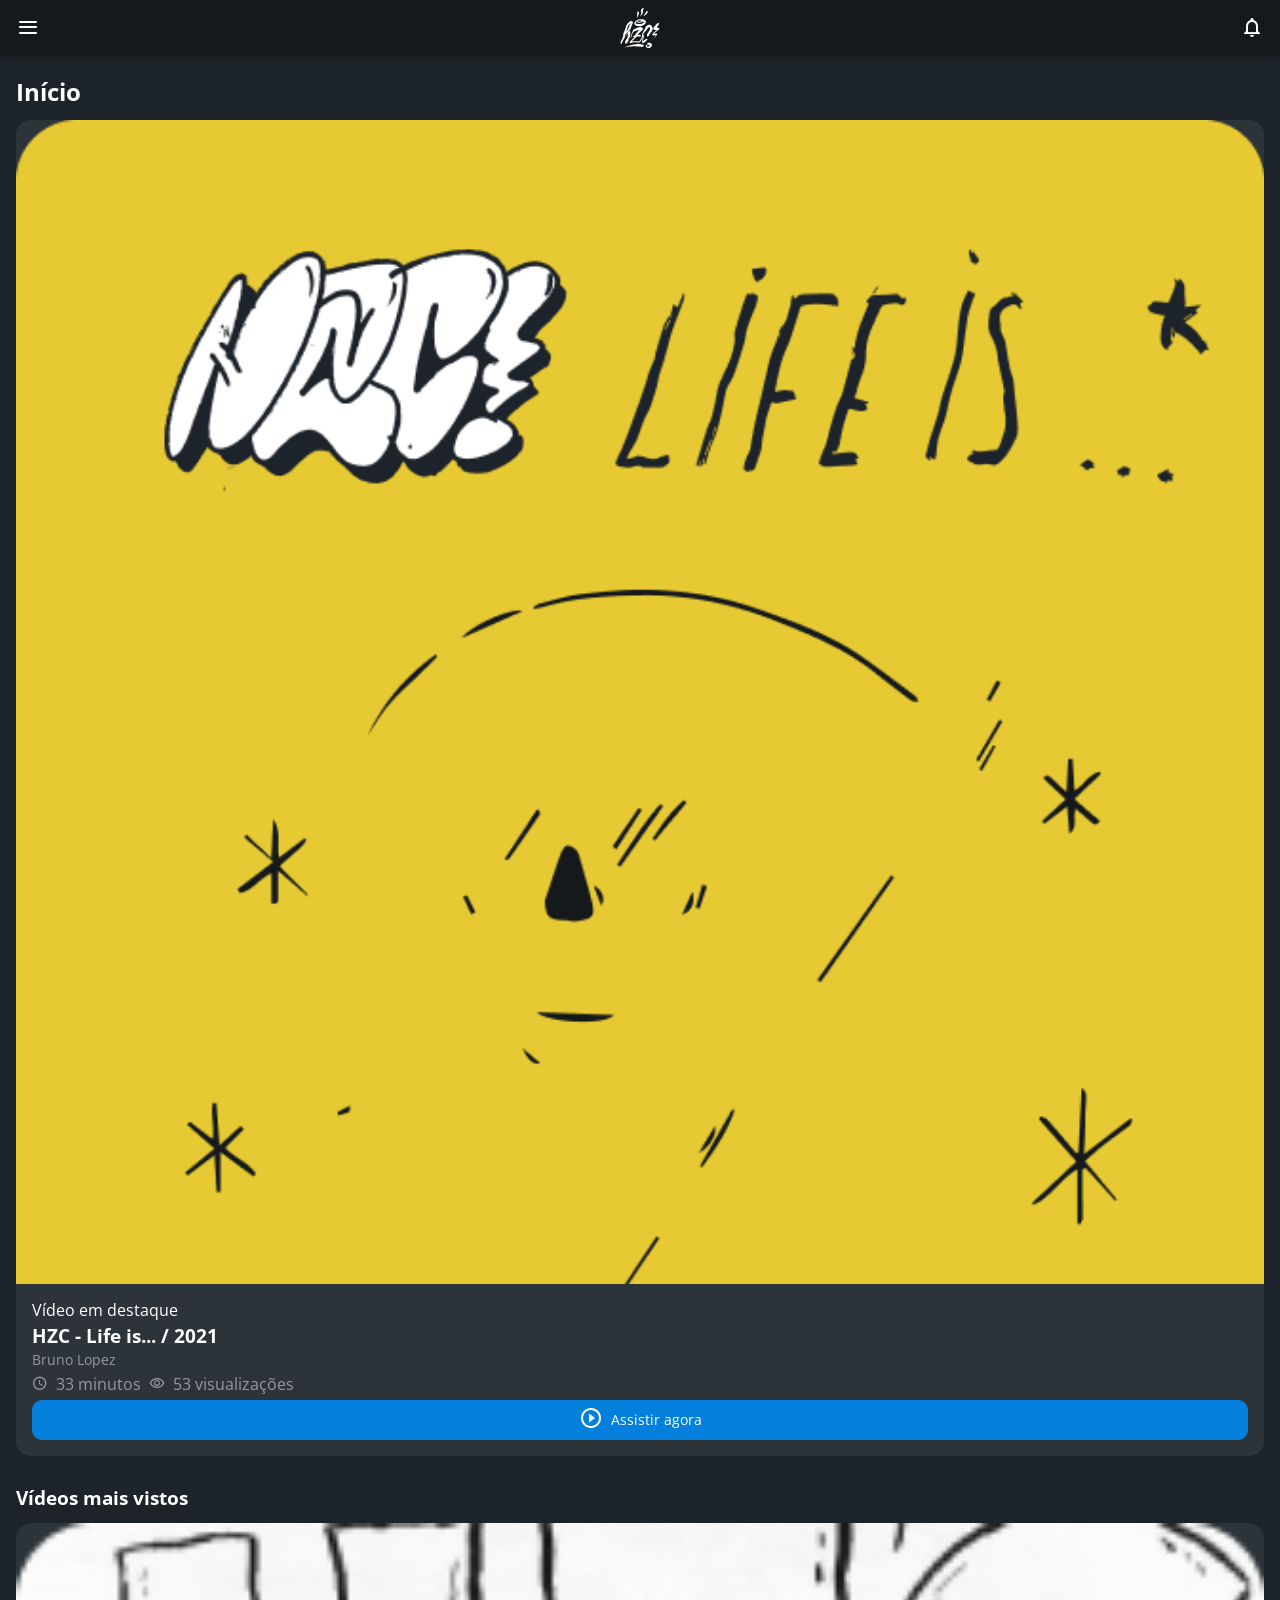
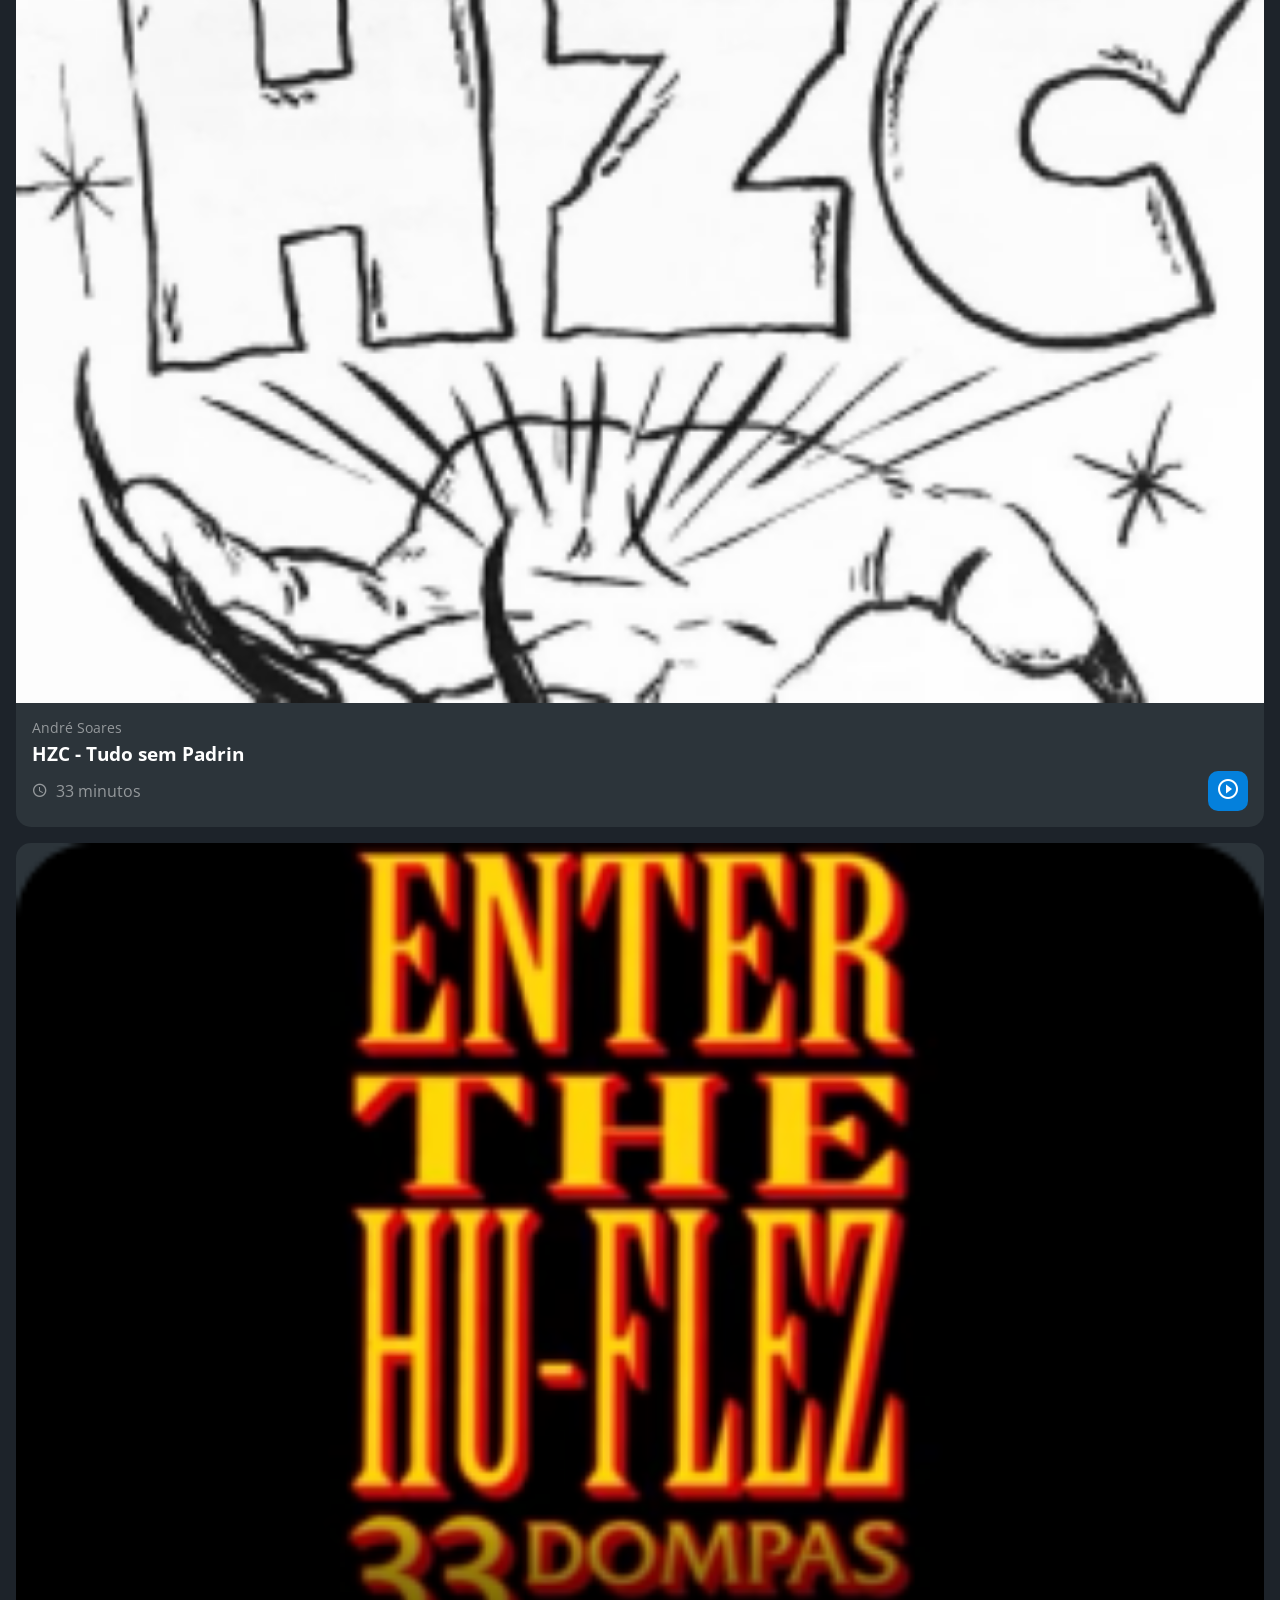
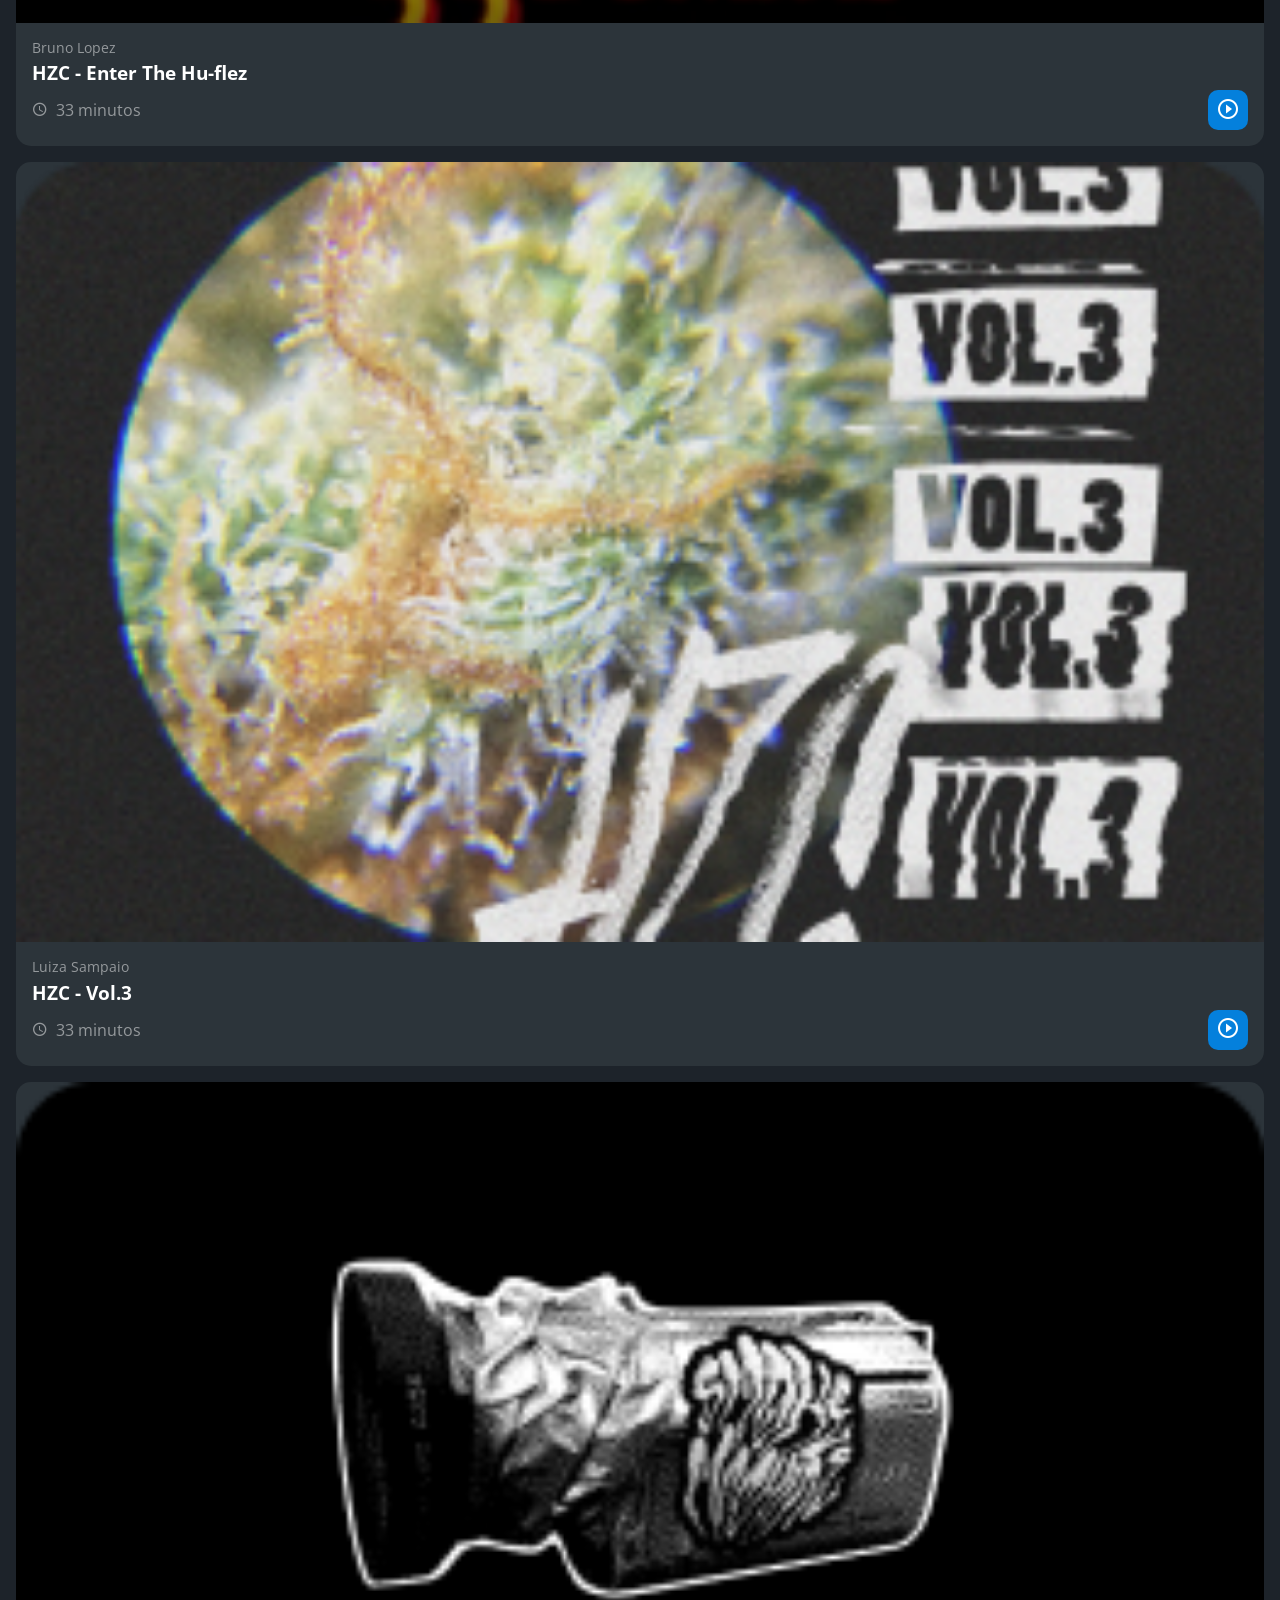
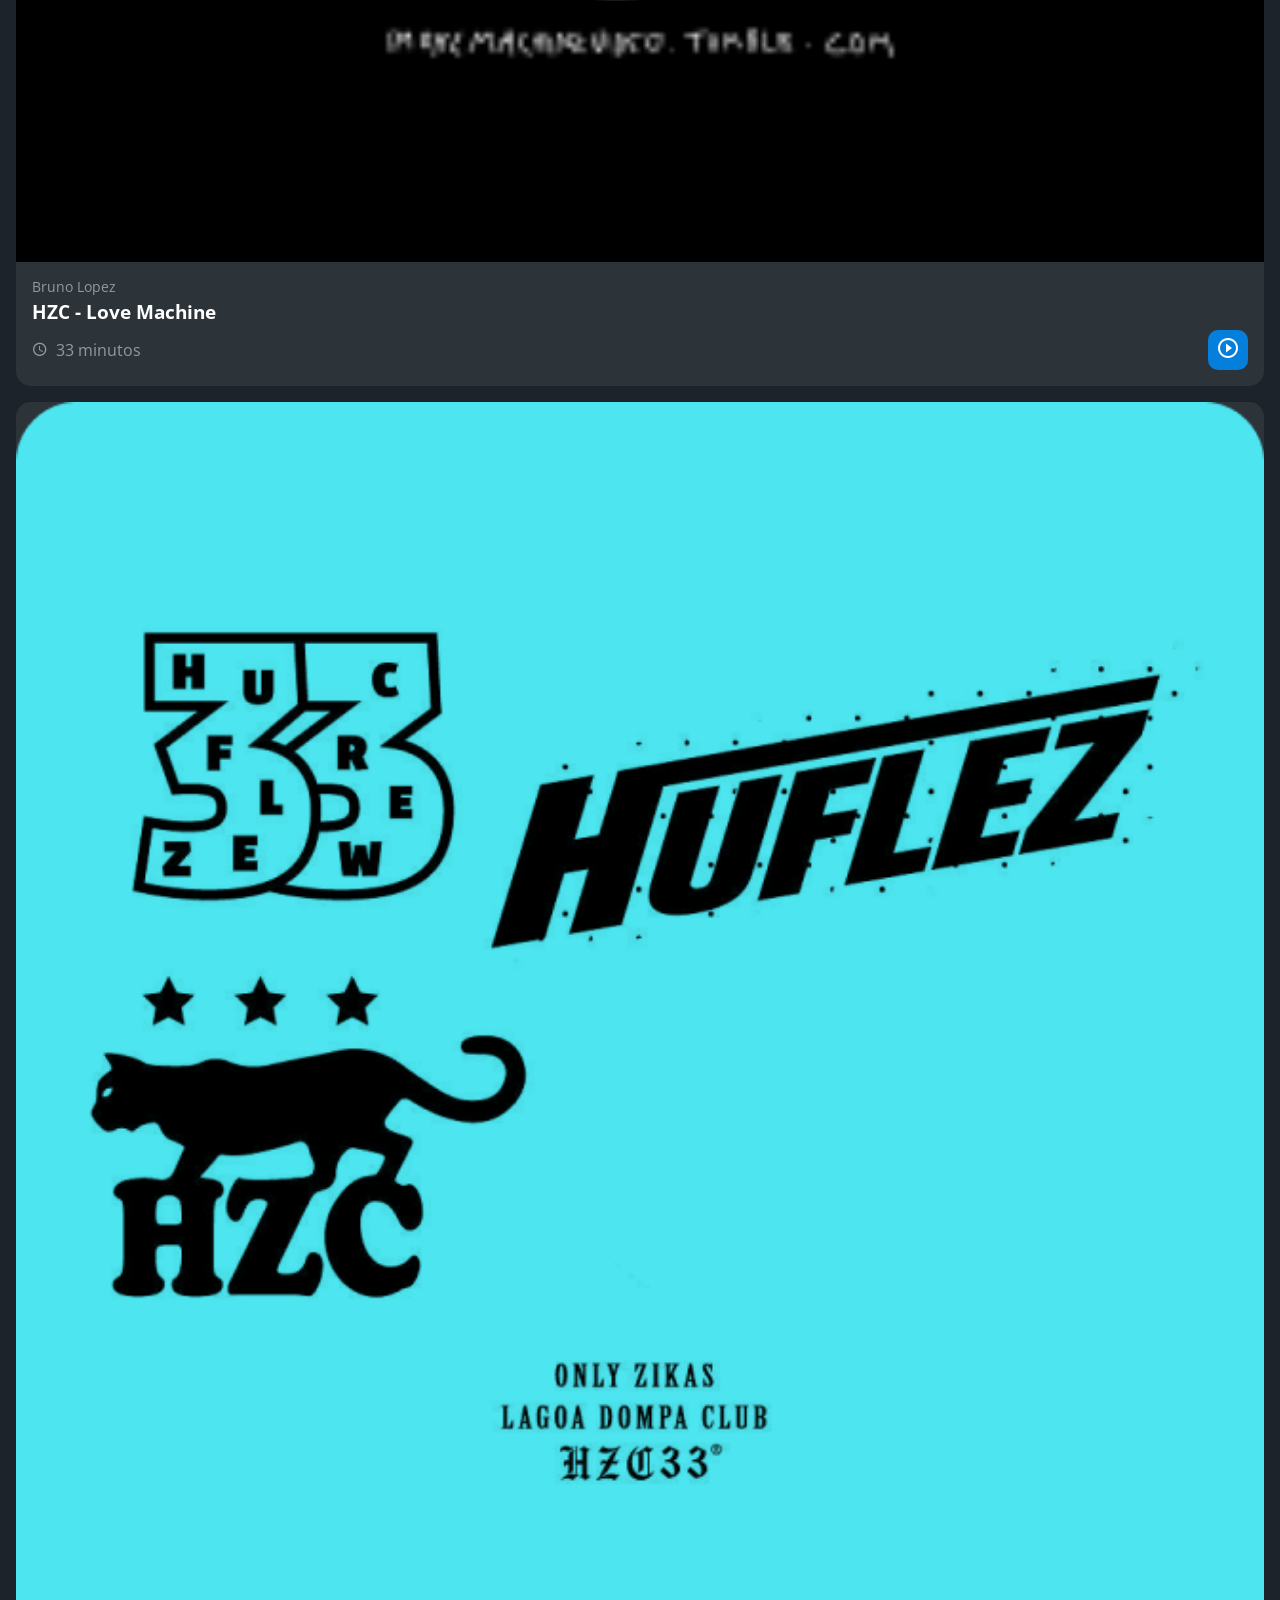
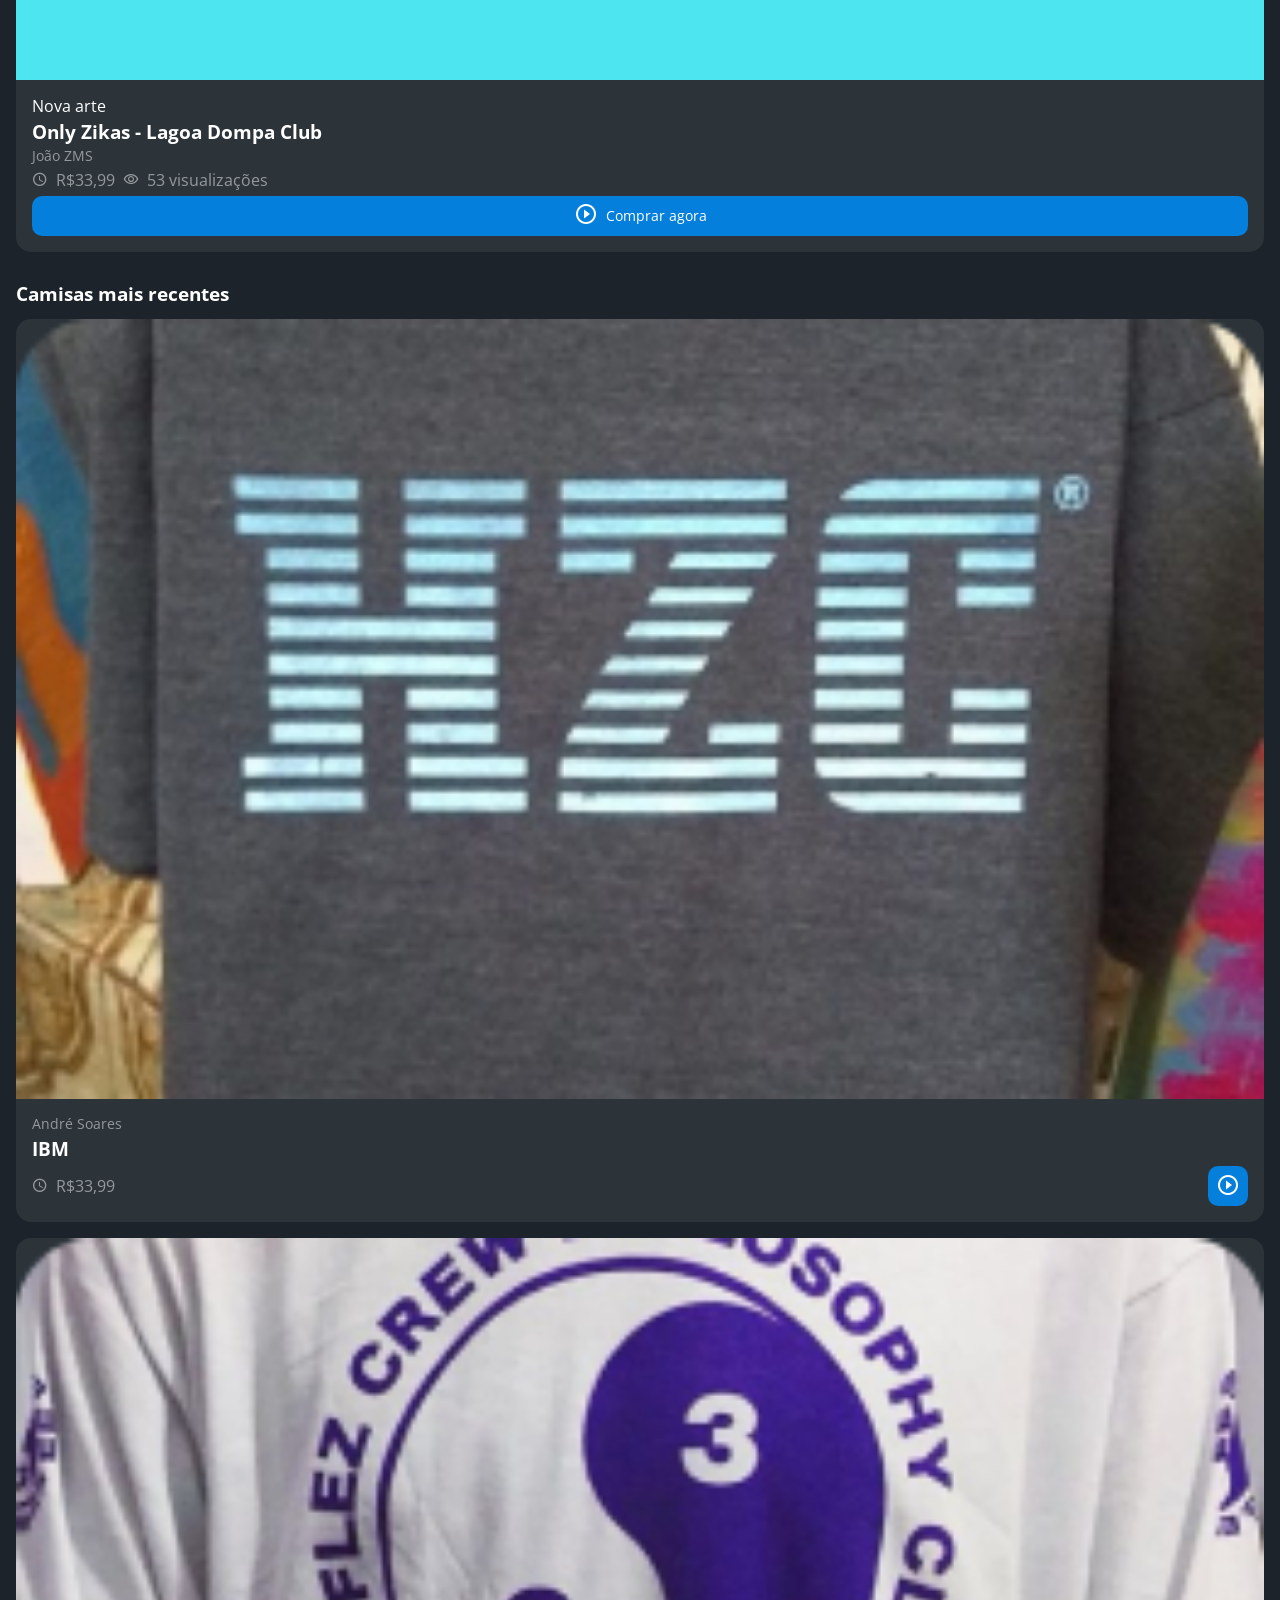
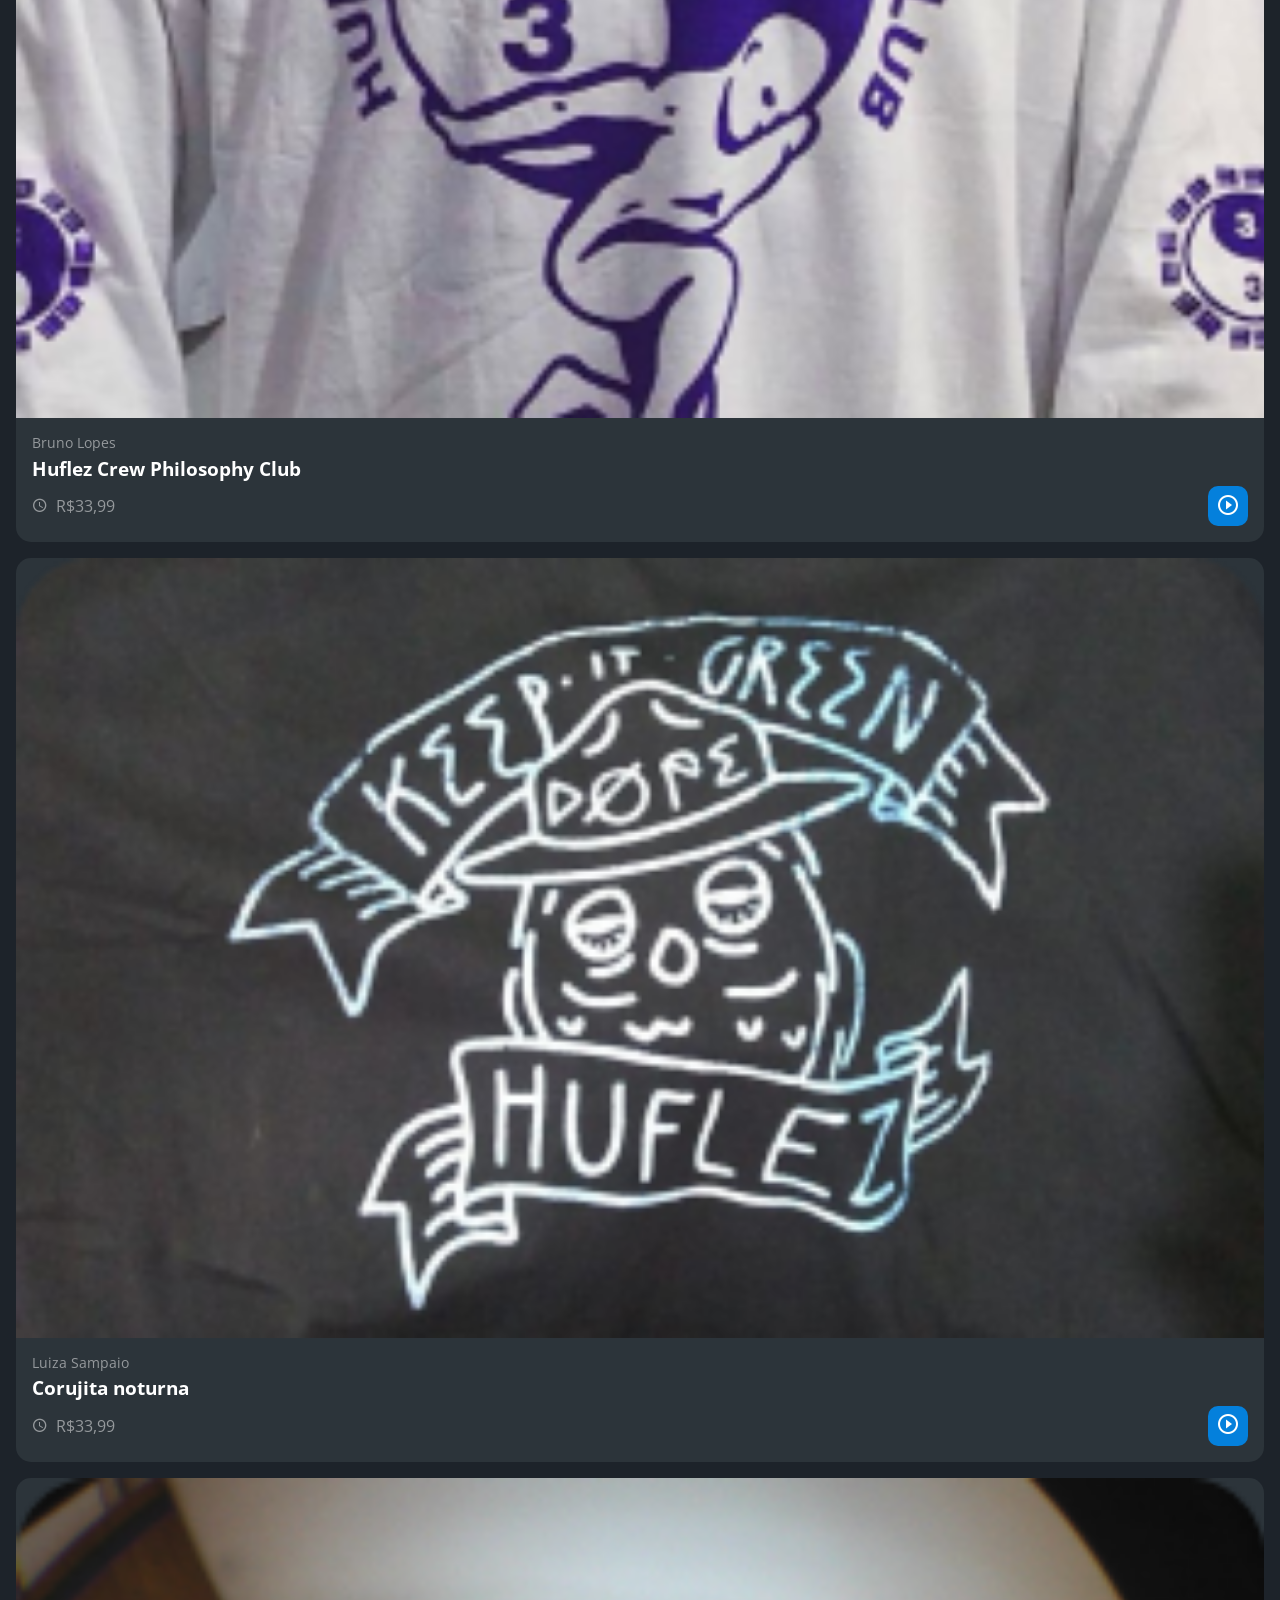
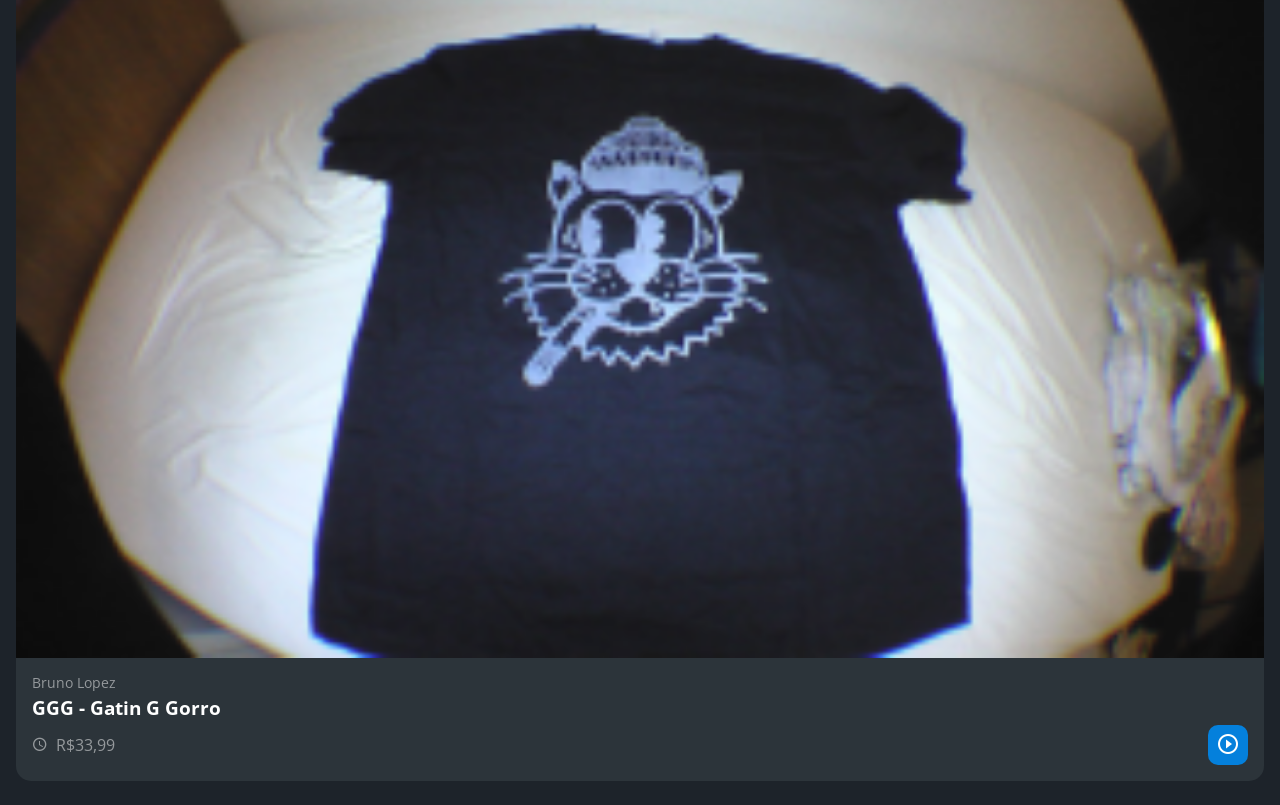
<file: index.html>
<!DOCTYPE html>
<html lang="pt-br">
<head>
    <meta charset="UTF-8">
    <meta http-equiv="X-UA-Compatible" content="IE=edge">
    <meta name="viewport" content="width=device-width, initial-scale=1.0">
    <title>HZC | Home</title>
    <link rel="preconnect" href="https://fonts.googleapis.com">
    <link rel="preconnect" href="https://fonts.gstatic.com" crossorigin>
    <link rel="stylesheet" href="https://fonts.googleapis.com/css2?family=Open+Sans:wght@400;600;700&display=swap">
    <link rel="stylesheet" href="assets/css/reset.css">
    <link rel="stylesheet" href="assets/css/estilos.css?v=1">
</head>
<body>
    <header class="cabecalho">
        <button class="cabecalho__menu" aria-label="Menu"><i></i></button>
        <img src="assets/img/logo.svg" alt="Logotipo da HZC" class="cabecalho__logo">
        <p class="cabecalho__perfil">Gabriel Montovanelli</p>
        <button class="cabecalho__notificacao" aria-label="Notificação"><i></i></button>
    </header>
    <nav class="menu-lateral">
        <img src="assets/img/logo.svg" alt="Logotipo da HZC" class="menu-lateral__logo">
        <a href="#" class="menu-lateral__link menu-lateral__link--inicio menu-lateral__link--ativo">Início</a>
        <a href="#" class="menu-lateral__link menu-lateral__link--videos">Vídeos</a>
        <a href="#" class="menu-lateral__link menu-lateral__link--picos">Picos</a>
        <a href="#" class="menu-lateral__link menu-lateral__link--integrantes">Integrantes</a>
        <a href="#" class="menu-lateral__link menu-lateral__link--camisas">Camisas</a>
        <a href="#" class="menu-lateral__link menu-lateral__link--pinturas">Pinturas</a>
    </nav>
    <main class="principal">
        <h2 class="titulo-pagina">Início</h2>
        <article class="cartao cartao--destaque destaque-video">
            <img src="assets/img/banner-mobile_1.png" alt="Banner do cartao" class="cartao__imagem cartao__imagem--mobile">
            <img src="assets/img/banner_1.png" alt="Banner do cartao" class="cartao__imagem cartao__imagem--desktop">
            <div class="cartao__conteudo">
                <p class="cartao__destaque">Vídeo em destaque</p>
                <h3 class="cartao__titulo">HZC - Life is... / 2021</h3>
                <p class="cartao__perfil">Bruno Lopez</p>
                <p class="cartao__info cartao__info--tempo">33 minutos</p>
                <p class="cartao__info cartao__info--visualizacao">53 visualizações</p>
                <button class="cartao__botao cartao__botao--play cartao__botao--destaque">Assistir agora</button>
            </div>
        </article>
        <article class="cartao cartao--recentes videos-recentes">
            <h3 class="cartao__titulo">Vídeos recentes</h3>
            <a href="#" class="cartao__link">Ver todos</a>
            <ul class="cartao__lista">
                <li class="cartao__item">
                    <img src="assets/img/miniatura_1.png" alt="Thumbnail" class="cartao__item-thumbnail">
                    <h4 class="cartao__item-titulo">HZC - Love Machine</h4>
                    <p class="cartao__item-perfil">Júlia Fonseca</p>
                </li>
                <li class="cartao__item">
                    <img src="assets/img/miniatura_2.png" alt="Thumbnail" class="cartao__item-thumbnail">
                    <h4 class="cartao__item-titulo">HZC - Vol. 3</h4>
                    <p class="cartao__item-perfil">Júlia Fonseca</p>
                </li>
                <li class="cartao__item">
                    <img src="assets/img/miniatura_3.png" alt="Thumbnail" class="cartao__item-thumbnail">
                    <h4 class="cartao__item-titulo">HZC - Pescaria na Urca</h4>
                    <p class="cartao__item-perfil">Júlia Fonseca</p>
                </li>
                <li class="cartao__item">
                    <img src="assets/img/miniatura_4.png" alt="Thumbnail" class="cartao__item-thumbnail">
                    <h4 class="cartao__item-titulo">Vidalocagi - Guerreiros do Asfalto</h4>
                    <p class="cartao__item-perfil">Júlia Fonseca</p>
                </li>
                <li class="cartao__item">
                    <img src="assets/img/miniatura_5.png" alt="Thumbnail" class="cartao__item-thumbnail">
                    <h4 class="cartao__item-titulo">Vidalocagi - Não importa o nível</h4>
                    <p class="cartao__item-perfil">Júlia Fonseca</p>
                </li>
            </ul>
        </article>
        <section class="secao secao-videos">
            <h3 class="titulo-secao">Vídeos mais vistos</h3>
            <article class="cartao">
                <img src="assets/img/video_1.png" alt="Vídeo" class="cartao__imagem">
                <div class="cartao__conteudo">
                    <p class="cartao__perfil">André Soares</p>
                    <h3 class="cartao__titulo">HZC - Tudo sem Padrin
                    </h3>
                    <p class="cartao__info cartao__info--tempo">33 minutos</p>
                    <button class="cartao__botao cartao__botao--play" aria-label="Assistir agora"></button>
                </div>
            </article>
            <article class="cartao">
                <img src="assets/img/video_2.png" alt="Vídeo" class="cartao__imagem">
                <div class="cartao__conteudo">
                    <p class="cartao__perfil">Bruno Lopez</p>
                    <h3 class="cartao__titulo">HZC - Enter The Hu-flez</h3>
                    <p class="cartao__info cartao__info--tempo">33 minutos</p>
                    <button class="cartao__botao cartao__botao--play" aria-label="Assistir agora"></button>
                </div>
            </article>
            <article class="cartao">
                <img src="assets/img/video_3.png" alt="Vídeo" class="cartao__imagem">
                <div class="cartao__conteudo">
                    <p class="cartao__perfil">Luiza Sampaio</p>
                    <h3 class="cartao__titulo">HZC - Vol.3</h3>
                    <p class="cartao__info cartao__info--tempo">33 minutos</p>
                    <button class="cartao__botao cartao__botao--play" aria-label="Assistir agora"></button>
                </div>
            </article>
            <article class="cartao">
                <img src="assets/img/video_4.png" alt="Vídeo" class="cartao__imagem">
                <div class="cartao__conteudo">
                    <p class="cartao__perfil">Bruno Lopez</p>
                    <h3 class="cartao__titulo">HZC - Love Machine</h3>
                    <p class="cartao__info cartao__info--tempo">33 minutos</p>
                    <button class="cartao__botao cartao__botao--play" aria-label="Assistir agora"></button>
                </div>
            </article>
        </section>
        <article class="cartao cartao--recentes produtos-recentes">
            <h3 class="cartao__titulo">Vídeos recentes</h3>
            <a href="#" class="cartao__link">Ver todos</a>
            <ul class="cartao__lista">
                <li class="cartao__item">
                    <img src="assets/img/miniatura_1.png" alt="Thumbnail" class="cartao__item-thumbnail">
                    <h4 class="cartao__item-titulo">Sem título 01</h4>
                    <p class="cartao__item-perfil">Antonio Tebyriçá</p>
                </li>
                <li class="cartao__item">
                    <img src="assets/img/miniatura_2.png" alt="Thumbnail" class="cartao__item-thumbnail">
                    <h4 class="cartao__item-titulo">Sem título 02</h4>
                    <p class="cartao__item-perfil">Sem título 02</p>
                </li>
                <li class="cartao__item">
                    <img src="assets/img/miniatura_3.png" alt="Thumbnail" class="cartao__item-thumbnail">
                    <h4 class="cartao__item-titulo">Segurança</h4>
                    <p class="cartao__item-perfil">Raphael Gibson</p>
                </li>
                <li class="cartao__item">
                    <img src="assets/img/miniatura_4.png" alt="Thumbnail" class="cartao__item-thumbnail">
                    <h4 class="cartao__item-titulo">Malunguisse</h4>
                    <p class="cartao__item-perfil">Carolina Canavarro</p>
                </li>
                <li class="cartao__item">
                    <img src="assets/img/miniatura_5.png" alt="Thumbnail" class="cartao__item-thumbnail">
                    <h4 class="cartao__item-titulo">Coroa da converse</h4>
                    <p class="cartao__item-perfil">Nikolas de Murtas</p>
                </li>
            </ul>
        </article>
        <article class="cartao cartao--destaque destaque-produtos">
            <img src="assets/img/banner-mobile_2.png" alt="Banner do cartao" class="cartao__imagem cartao__imagem--mobile">
            <img src="assets/img/banner_2.png" alt="Banner do cartao" class="cartao__imagem cartao__imagem--desktop">
            <div class="cartao__conteudo">
                <p class="cartao__destaque">Nova arte</p>
                <h3 class="cartao__titulo">Only Zikas - Lagoa Dompa Club</h3>
                <p class="cartao__perfil">João ZMS</p>
                <p class="cartao__info cartao__info--tempo">R$33,99</p>
                <p class="cartao__info cartao__info--visualizacao">53 visualizações</p>
                <button class="cartao__botao cartao__botao--play cartao__botao--destaque">Comprar agora</button>
            </div>
        </article>
        <section class="secao secao-produtos">
            <h3 class="titulo-secao">Camisas mais recentes</h3>
            <article class="cartao">
                <img src="assets/img/produto_1.png" alt="Vídeo" class="cartao__imagem">
                <div class="cartao__conteudo">
                    <p class="cartao__perfil">André Soares</p>
                    <h3 class="cartao__titulo">IBM</h3>
                    <p class="cartao__info cartao__info--tempo">R$33,99</p>
                    <button class="cartao__botao cartao__botao--play" aria-label="Assistir agora"></button>
                </div>
            </article>
            <article class="cartao">
                <img src="assets/img/produto_2.png" alt="Vídeo" class="cartao__imagem">
                <div class="cartao__conteudo">
                    <p class="cartao__perfil">Bruno Lopes</p>
                    <h3 class="cartao__titulo">Huflez Crew Philosophy Club</h3>
                    <p class="cartao__info cartao__info--tempo">R$33,99</p>
                    <button class="cartao__botao cartao__botao--play" aria-label="Assistir agora"></button>
                </div>
            </article>
            <article class="cartao">
                <img src="assets/img/produto_3.png" alt="Vídeo" class="cartao__imagem">
                <div class="cartao__conteudo">
                    <p class="cartao__perfil">Luiza Sampaio</p>
                    <h3 class="cartao__titulo">Corujita noturna</h3>
                    <p class="cartao__info cartao__info--tempo">R$33,99</p>
                    <button class="cartao__botao cartao__botao--play" aria-label="Assistir agora"></button>
                </div>
            </article>
            <article class="cartao">
                <img src="assets/img/produto_4.png" alt="Vídeo" class="cartao__imagem">
                <div class="cartao__conteudo">
                    <p class="cartao__perfil">Bruno Lopez</p>
                    <h3 class="cartao__titulo">GGG - Gatin G Gorro</h3>
                    <p class="cartao__info cartao__info--tempo">R$33,99</p>
                    <button class="cartao__botao cartao__botao--play" aria-label="Assistir agora"></button>
                </div>
            </article>
        </section>
    </main>
    <script src="index.js"></script>
</body>
</html>
</file>
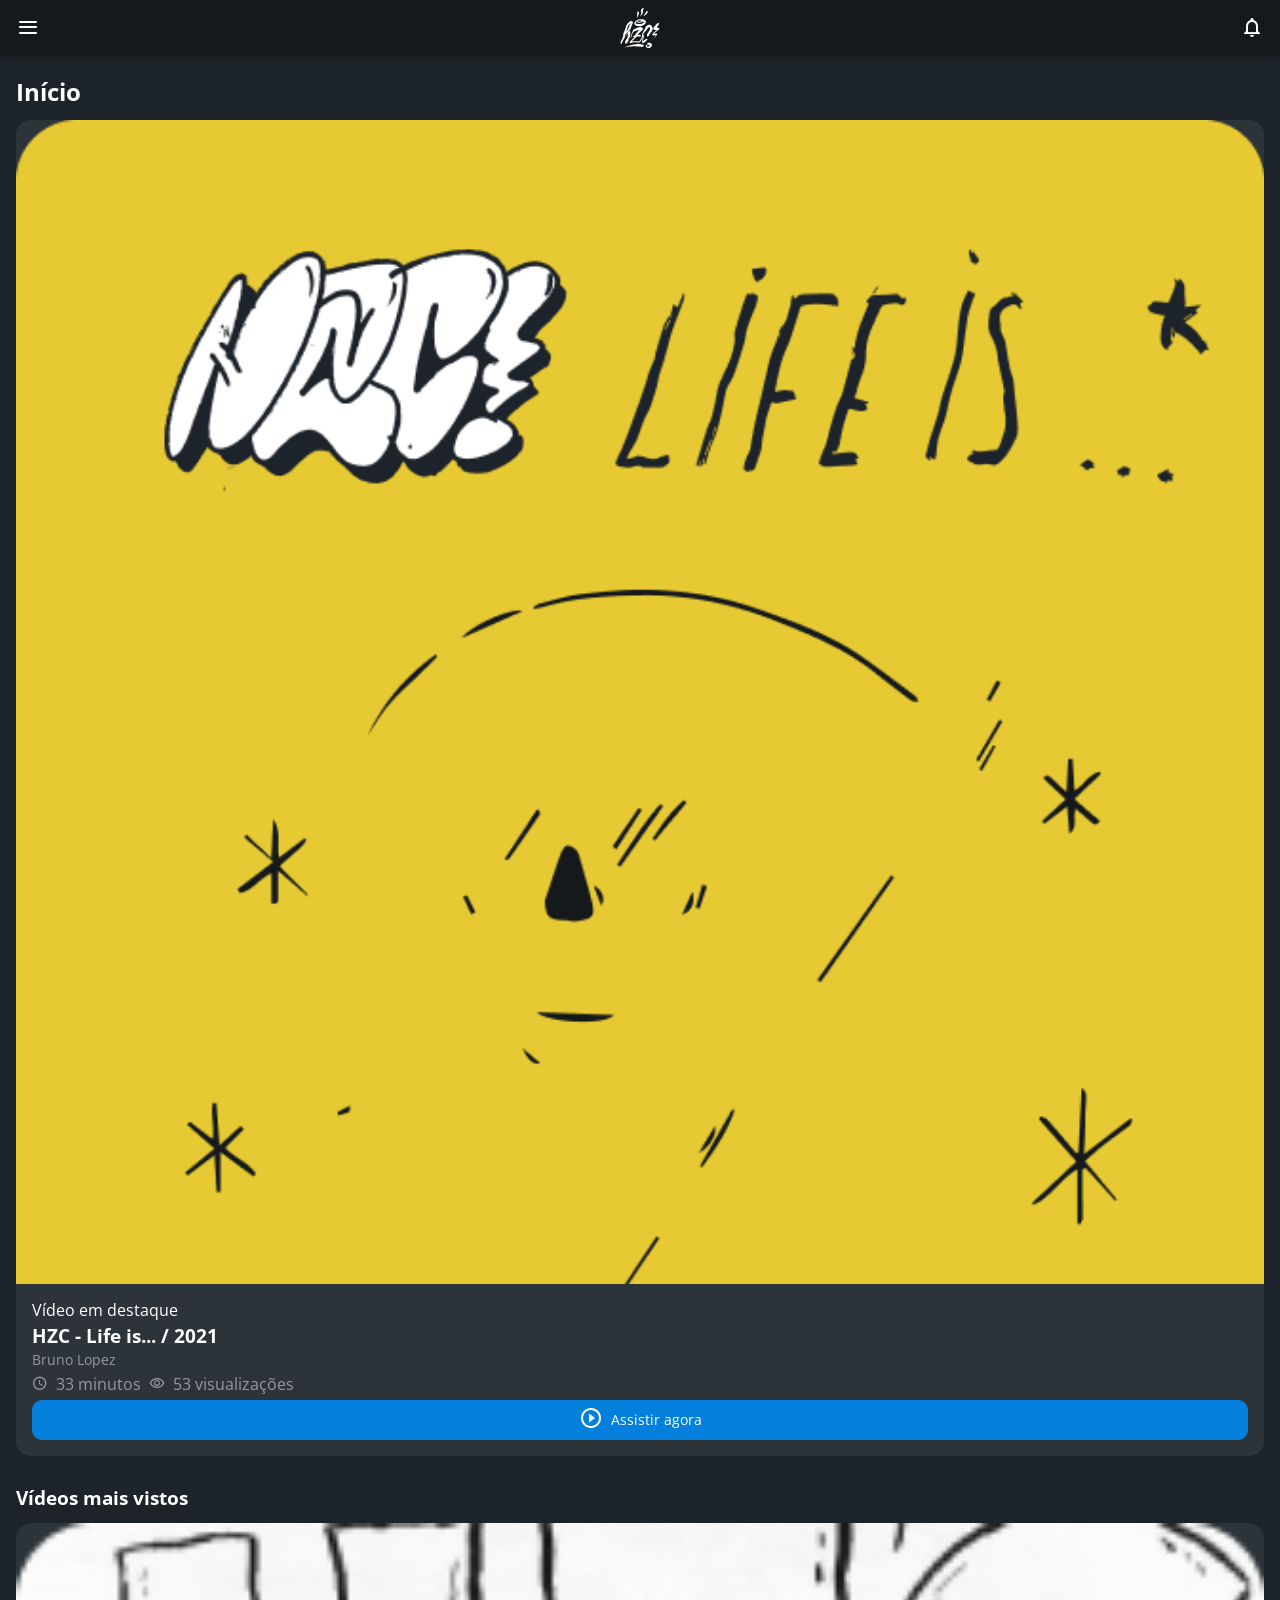
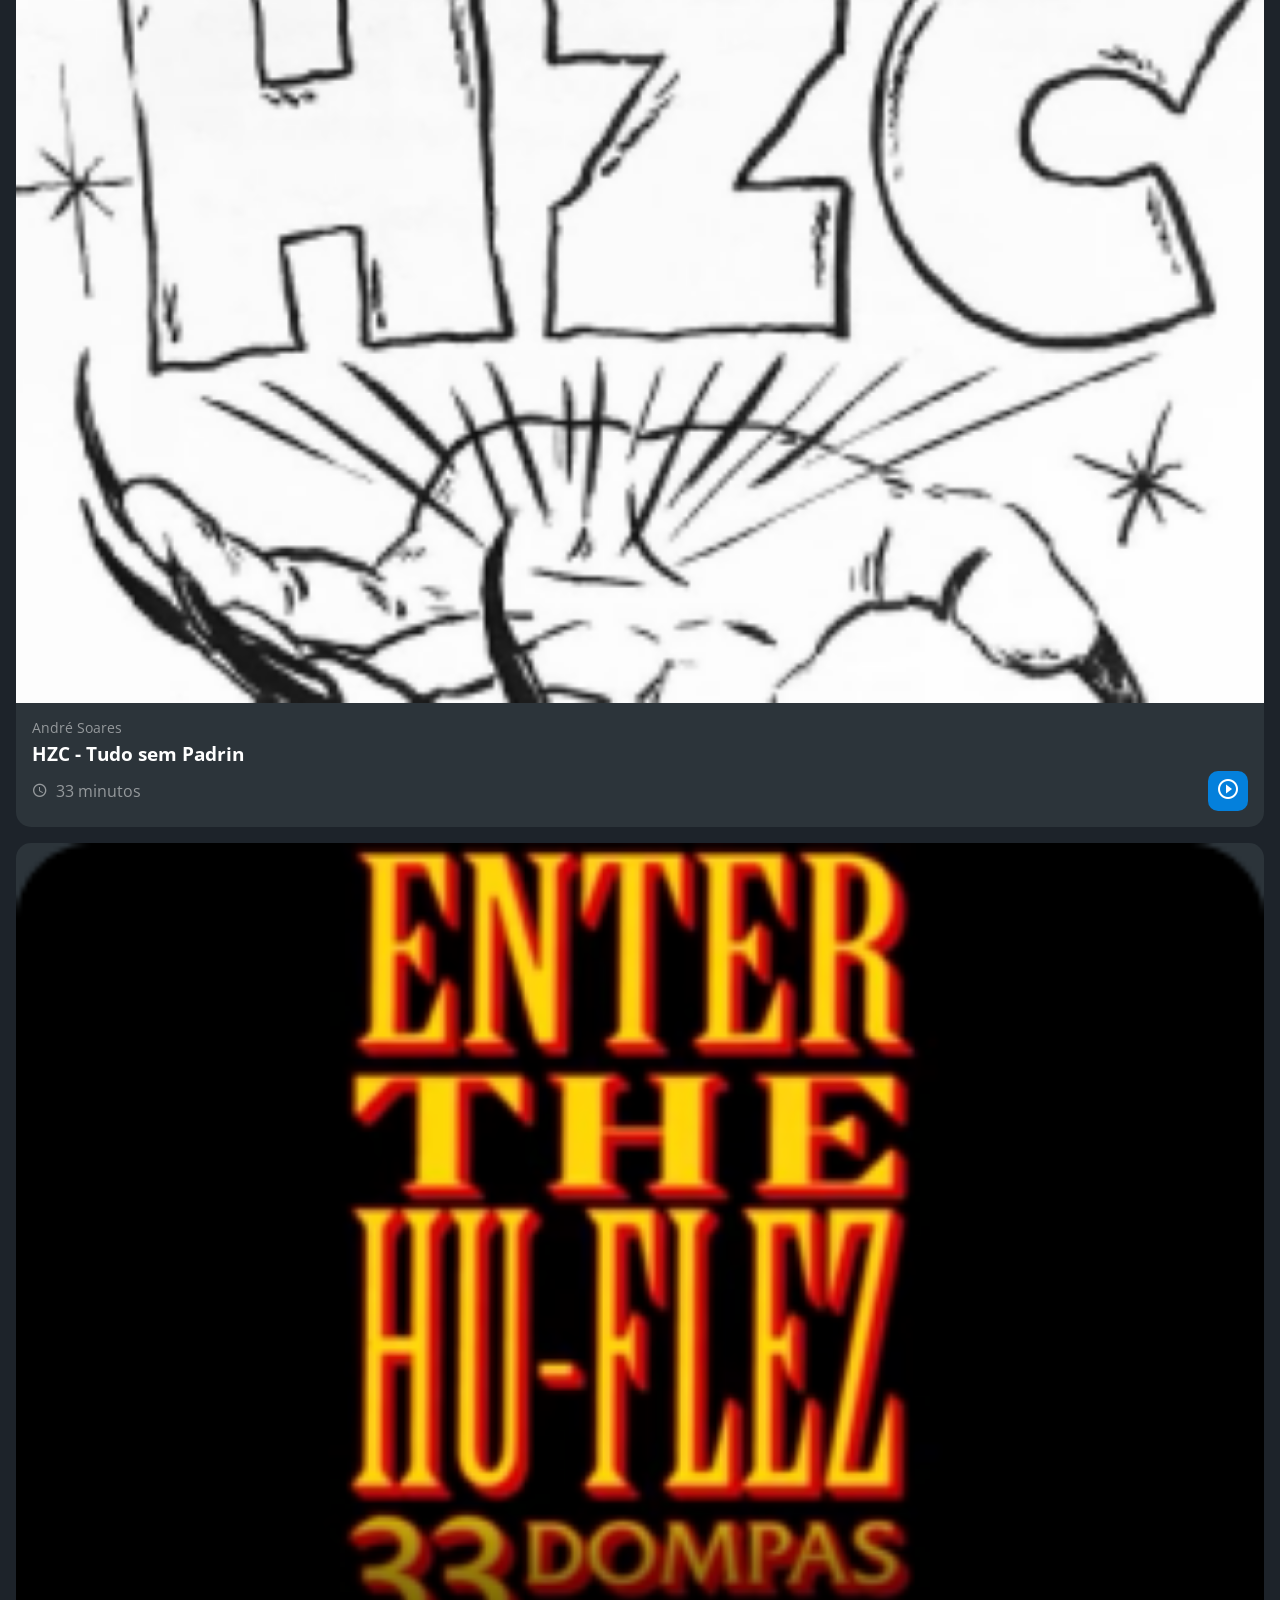
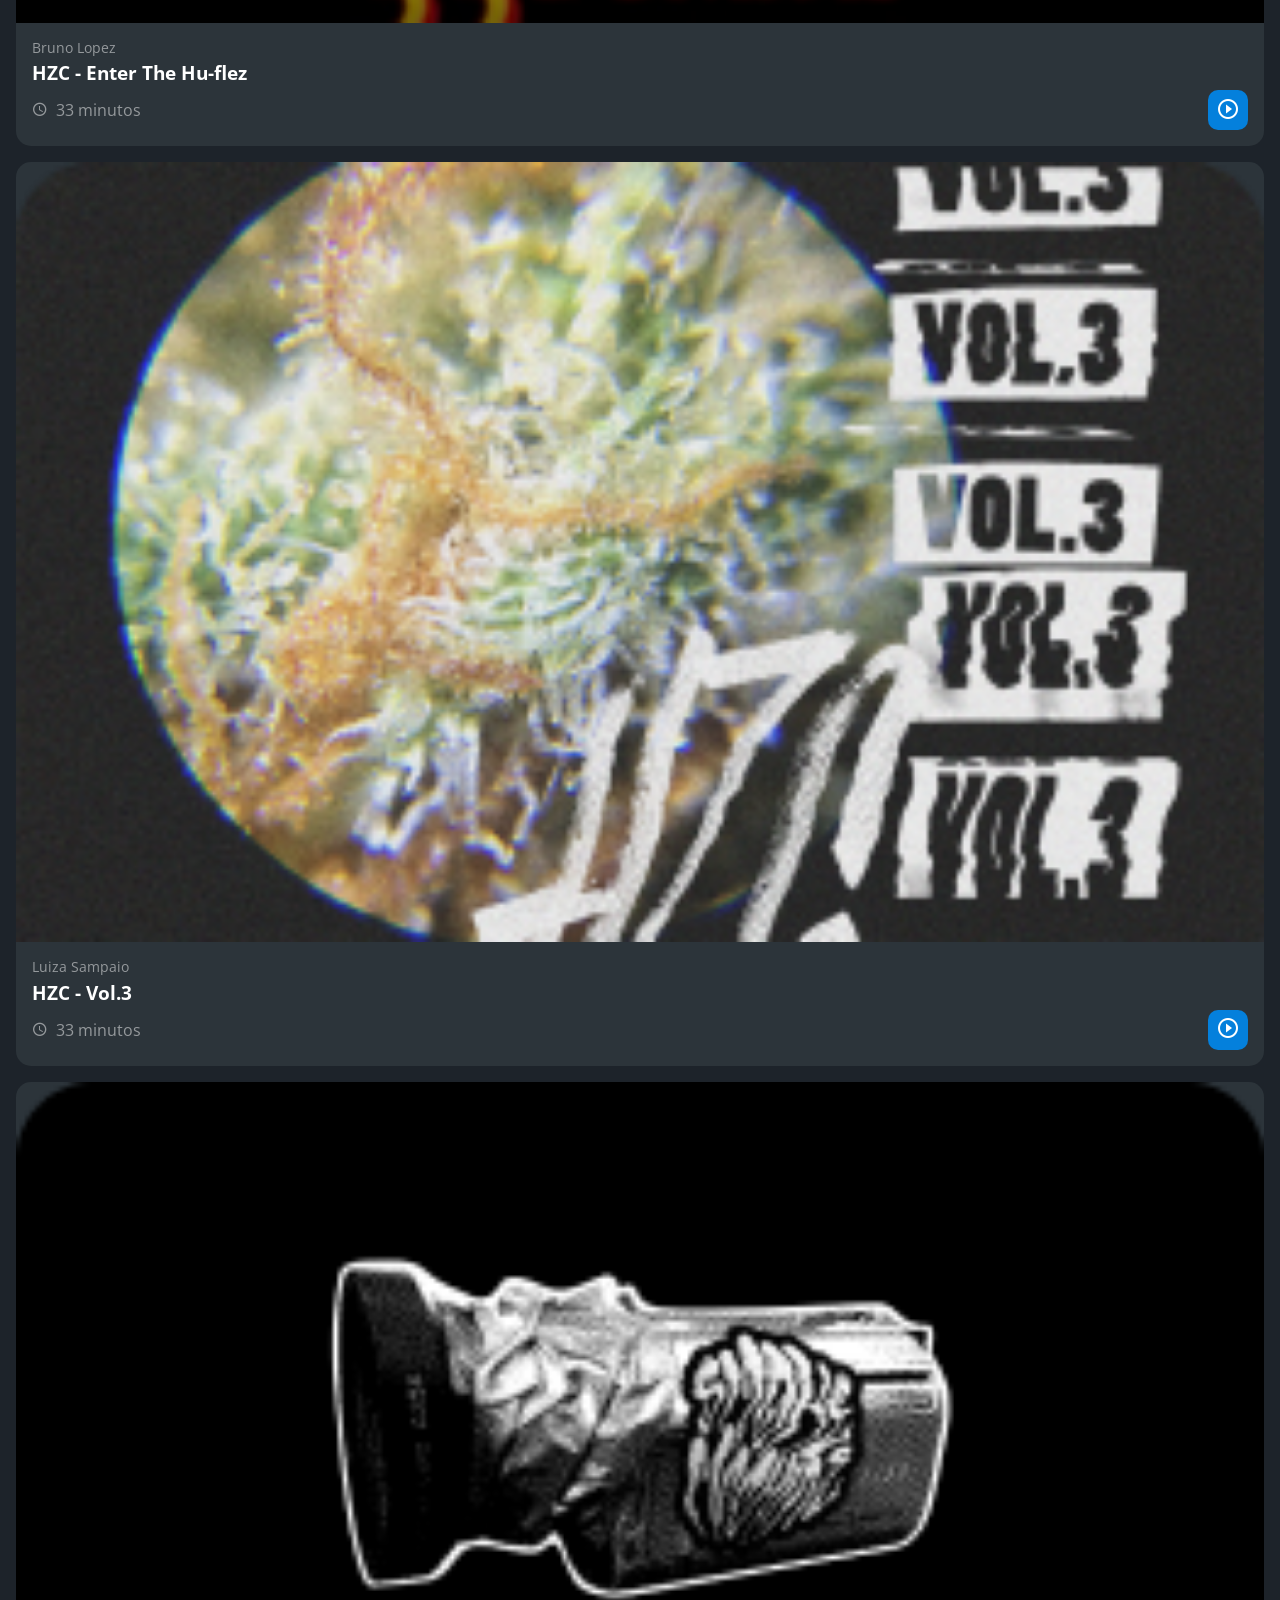
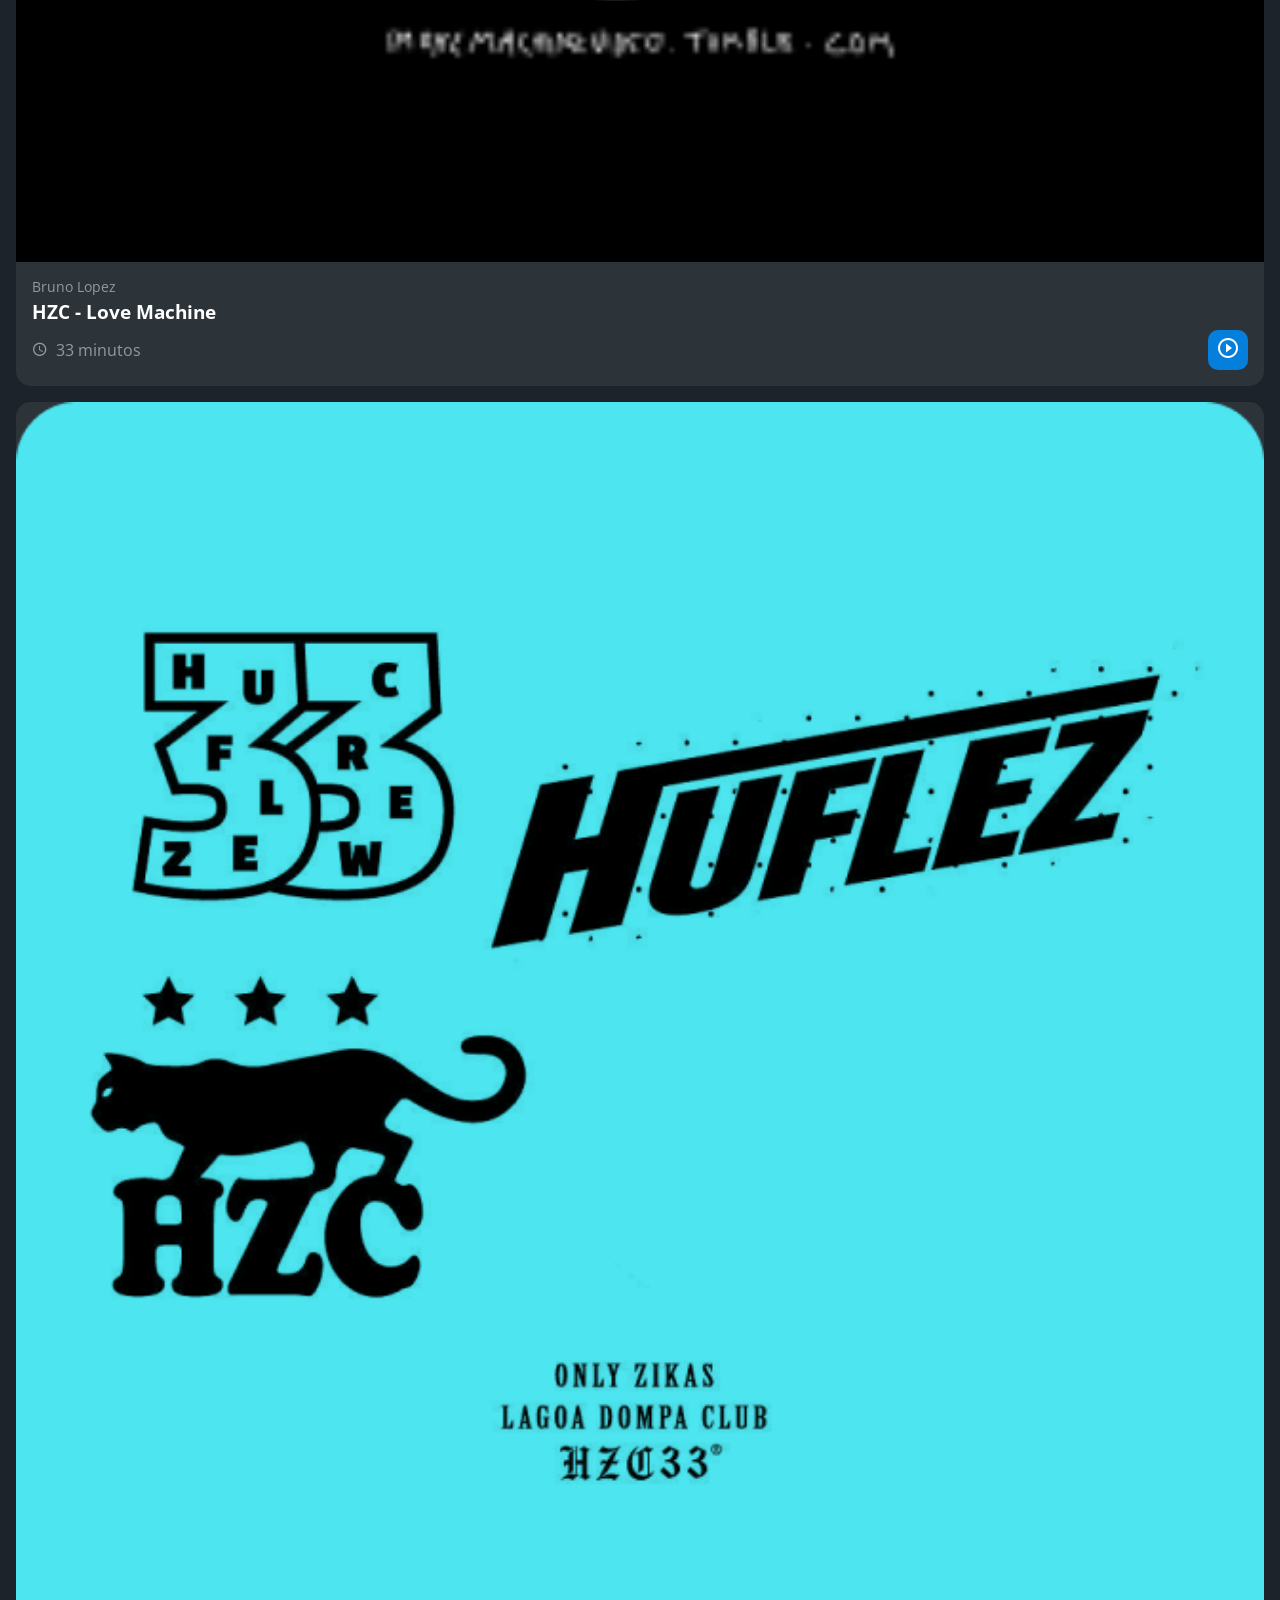
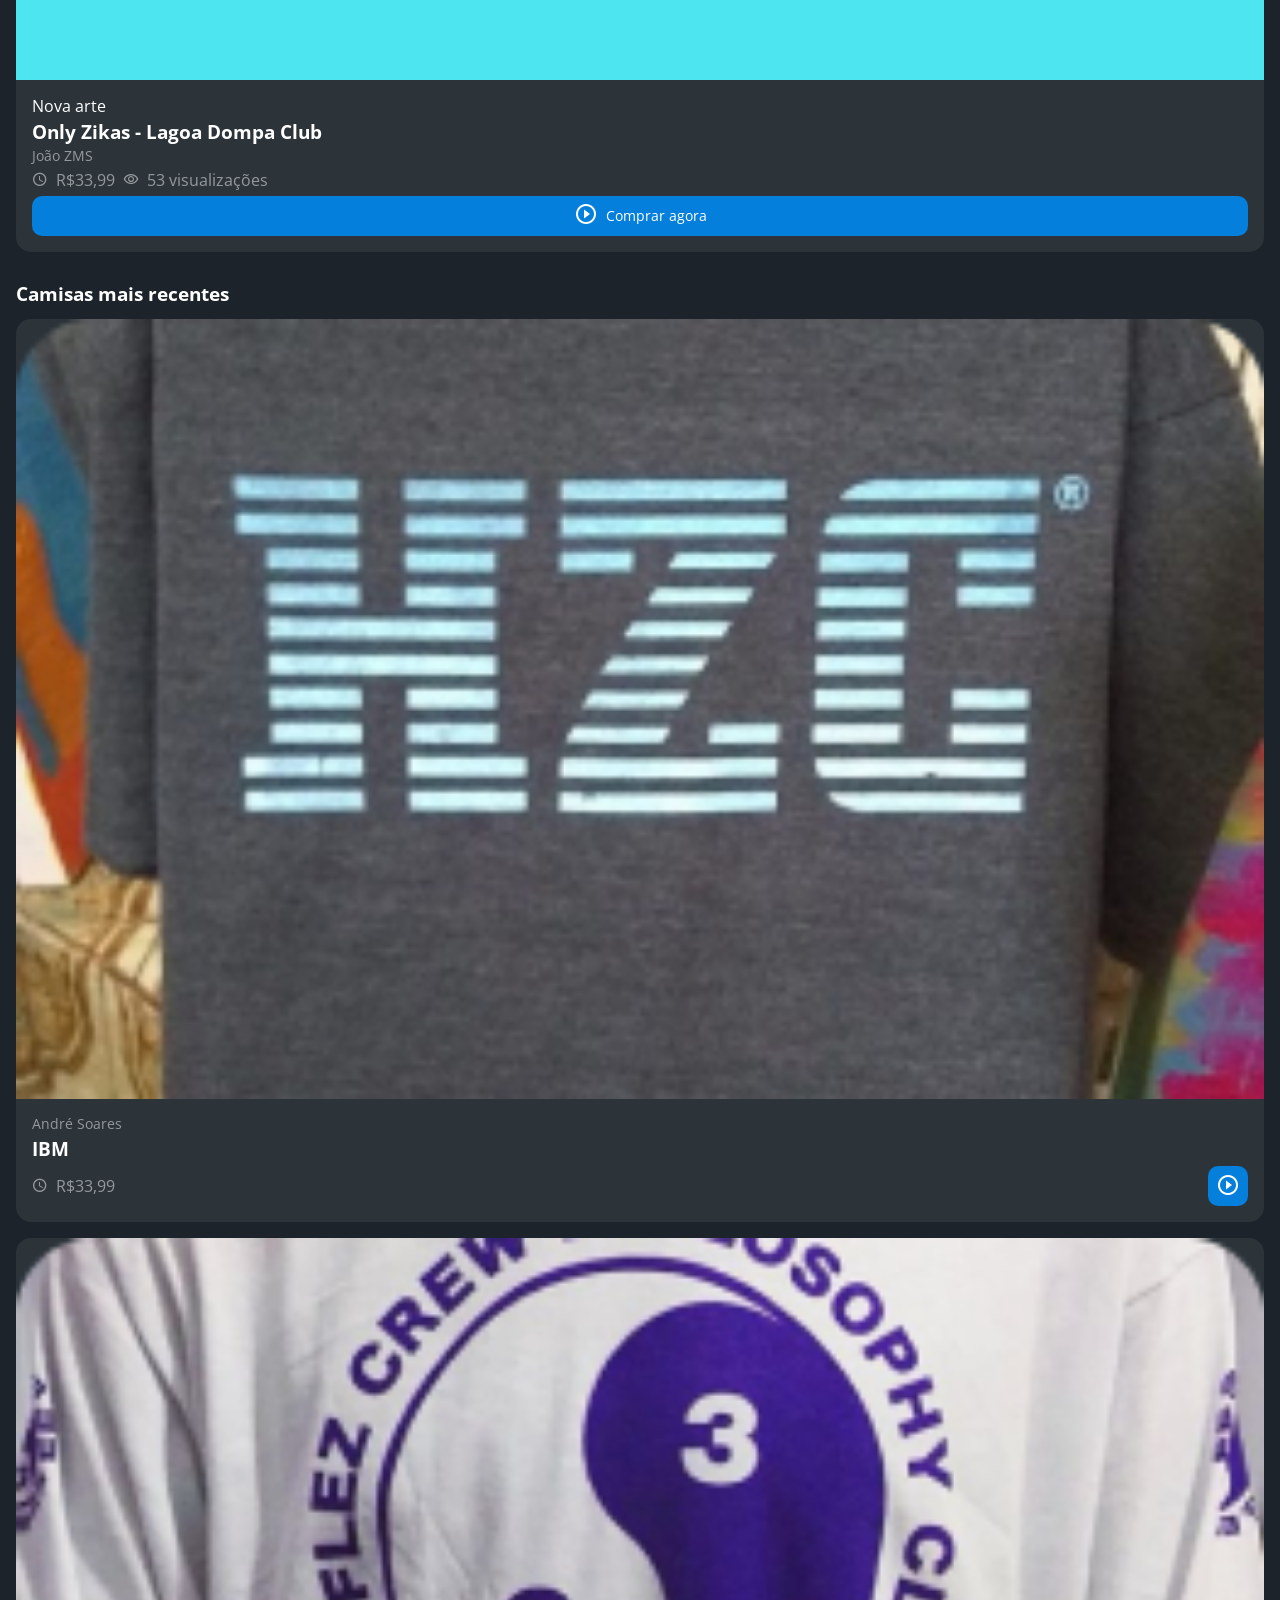
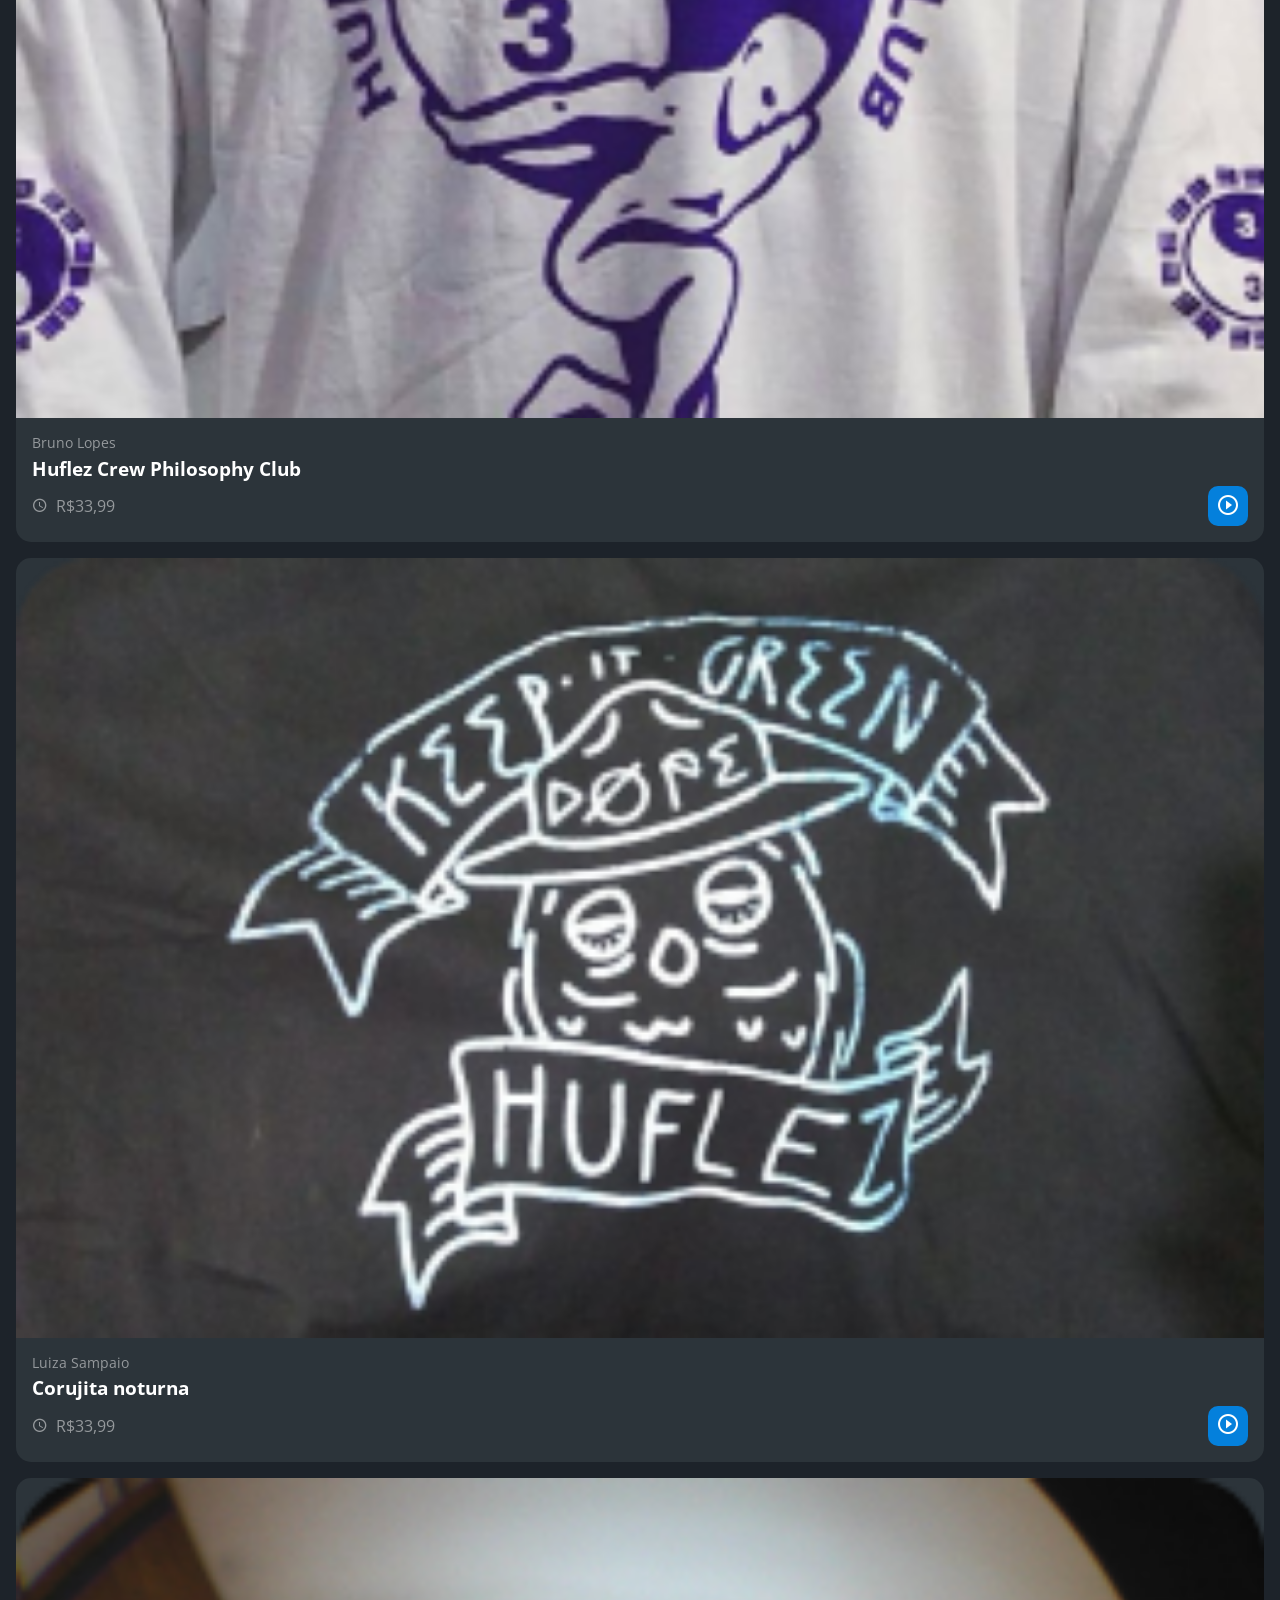
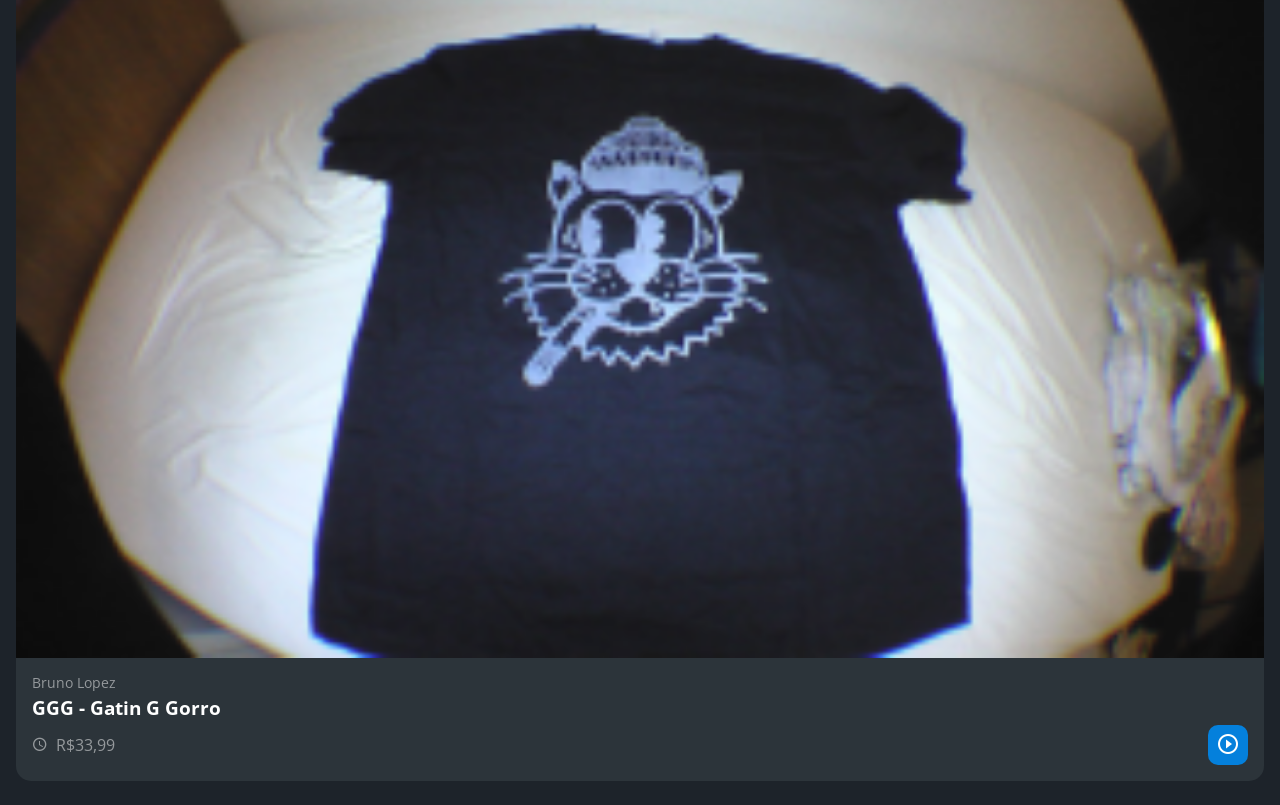
<file: flex-e-grid-main/index.html>
<!DOCTYPE html>
<html lang="pt-br">
<head>
    <meta charset="UTF-8">
    <meta http-equiv="X-UA-Compatible" content="IE=edge">
    <meta name="viewport" content="width=device-width, initial-scale=1.0">
    <title>HZC | Home</title>
    <link rel="preconnect" href="https://fonts.googleapis.com">
    <link rel="preconnect" href="https://fonts.gstatic.com" crossorigin>
    <link rel="stylesheet" href="https://fonts.googleapis.com/css2?family=Open+Sans:wght@400;600;700&display=swap">
    <link rel="stylesheet" href="assets/css/reset.css">
    <link rel="stylesheet" href="assets/css/estilos.css">
</head>
<body>
    <header class="cabecalho">
        <button class="cabecalho__menu" aria-label="Menu"><i></i></button>
        <img src="assets/img/logo.svg" alt="Logotipo da HZC" class="cabecalho__logo">
        <p class="cabecalho__perfil">Gabriel Montovanelli</p>
        <button class="cabecalho__notificacao" aria-label="Notificação"><i></i></button>
    </header>
    <nav class="menu-lateral">
        <img src="assets/img/logo.svg" alt="Logotipo da HZC" class="menu-lateral__logo">
        <a href="#" class="menu-lateral__link menu-lateral__link--inicio menu-lateral__link--ativo">Início</a>
        <a href="#" class="menu-lateral__link menu-lateral__link--videos">Vídeos</a>
        <a href="#" class="menu-lateral__link menu-lateral__link--picos">Picos</a>
        <a href="#" class="menu-lateral__link menu-lateral__link--integrantes">Integrantes</a>
        <a href="#" class="menu-lateral__link menu-lateral__link--camisas">Camisas</a>
        <a href="#" class="menu-lateral__link menu-lateral__link--pinturas">Pinturas</a>
    </nav>
    <main class="principal">
        <h2 class="titulo-pagina">Início</h2>
        <article class="cartao cartao--destaque destaque-video">
            <img src="assets/img/banner-mobile_1.png" alt="Banner do cartao" class="cartao__imagem cartao__imagem--mobile">
            <img src="assets/img/banner_1.png" alt="Banner do cartao" class="cartao__imagem cartao__imagem--desktop">
            <div class="cartao__conteudo">
                <p class="cartao__destaque">Vídeo em destaque</p>
                <h3 class="cartao__titulo">HZC - Life is... / 2021</h3>
                <p class="cartao__perfil">Bruno Lopez</p>
                <p class="cartao__info cartao__info--tempo">33 minutos</p>
                <p class="cartao__info cartao__info--visualizacao">53 visualizações</p>
                <button class="cartao__botao cartao__botao--play cartao__botao--destaque">Assistir agora</button>
            </div>
        </article>
        <article class="cartao cartao--recentes videos-recentes">
            <h3 class="cartao__titulo">Vídeos recentes</h3>
            <a href="#" class="cartao__link">Ver todos</a>
            <ul class="cartao__lista">
                <li class="cartao__item">
                    <img src="assets/img/miniatura_1.png" alt="Thumbnail" class="cartao__item-thumbnail">
                    <h4 class="cartao__item-titulo">HZC - Love Machine</h4>
                    <p class="cartao__item-perfil">Júlia Fonseca</p>
                </li>
                <li class="cartao__item">
                    <img src="assets/img/miniatura_2.png" alt="Thumbnail" class="cartao__item-thumbnail">
                    <h4 class="cartao__item-titulo">HZC - Vol. 3</h4>
                    <p class="cartao__item-perfil">Júlia Fonseca</p>
                </li>
                <li class="cartao__item">
                    <img src="assets/img/miniatura_3.png" alt="Thumbnail" class="cartao__item-thumbnail">
                    <h4 class="cartao__item-titulo">HZC - Pescaria na Urca</h4>
                    <p class="cartao__item-perfil">Júlia Fonseca</p>
                </li>
                <li class="cartao__item">
                    <img src="assets/img/miniatura_4.png" alt="Thumbnail" class="cartao__item-thumbnail">
                    <h4 class="cartao__item-titulo">Vidalocagi - Guerreiros do Asfalto</h4>
                    <p class="cartao__item-perfil">Júlia Fonseca</p>
                </li>
                <li class="cartao__item">
                    <img src="assets/img/miniatura_5.png" alt="Thumbnail" class="cartao__item-thumbnail">
                    <h4 class="cartao__item-titulo">Vidalocagi - Não importa o nível</h4>
                    <p class="cartao__item-perfil">Júlia Fonseca</p>
                </li>
            </ul>
        </article>
        <section class="secao secao-videos">
            <h3 class="titulo-secao">Vídeos mais vistos</h3>
            <article class="cartao">
                <img src="assets/img/video_1.png" alt="Vídeo" class="cartao__imagem">
                <div class="cartao__conteudo">
                    <p class="cartao__perfil">André Soares</p>
                    <h3 class="cartao__titulo">HZC - Tudo sem Padrin
                    </h3>
                    <p class="cartao__info cartao__info--tempo">33 minutos</p>
                    <button class="cartao__botao cartao__botao--play" aria-label="Assistir agora"></button>
                </div>
            </article>
            <article class="cartao">
                <img src="assets/img/video_2.png" alt="Vídeo" class="cartao__imagem">
                <div class="cartao__conteudo">
                    <p class="cartao__perfil">Bruno Lopez</p>
                    <h3 class="cartao__titulo">HZC - Enter The Hu-flez</h3>
                    <p class="cartao__info cartao__info--tempo">33 minutos</p>
                    <button class="cartao__botao cartao__botao--play" aria-label="Assistir agora"></button>
                </div>
            </article>
            <article class="cartao">
                <img src="assets/img/video_3.png" alt="Vídeo" class="cartao__imagem">
                <div class="cartao__conteudo">
                    <p class="cartao__perfil">Luiza Sampaio</p>
                    <h3 class="cartao__titulo">HZC - Vol.3</h3>
                    <p class="cartao__info cartao__info--tempo">33 minutos</p>
                    <button class="cartao__botao cartao__botao--play" aria-label="Assistir agora"></button>
                </div>
            </article>
            <article class="cartao">
                <img src="assets/img/video_4.png" alt="Vídeo" class="cartao__imagem">
                <div class="cartao__conteudo">
                    <p class="cartao__perfil">Bruno Lopez</p>
                    <h3 class="cartao__titulo">HZC - Love Machine</h3>
                    <p class="cartao__info cartao__info--tempo">33 minutos</p>
                    <button class="cartao__botao cartao__botao--play" aria-label="Assistir agora"></button>
                </div>
            </article>
        </section>
        <article class="cartao cartao--recentes produtos-recentes">
            <h3 class="cartao__titulo">Vídeos recentes</h3>
            <a href="#" class="cartao__link">Ver todos</a>
            <ul class="cartao__lista">
                <li class="cartao__item">
                    <img src="assets/img/miniatura_1.png" alt="Thumbnail" class="cartao__item-thumbnail">
                    <h4 class="cartao__item-titulo">Sem título 01</h4>
                    <p class="cartao__item-perfil">Antonio Tebyriçá</p>
                </li>
                <li class="cartao__item">
                    <img src="assets/img/miniatura_2.png" alt="Thumbnail" class="cartao__item-thumbnail">
                    <h4 class="cartao__item-titulo">Sem título 02</h4>
                    <p class="cartao__item-perfil">Sem título 02</p>
                </li>
                <li class="cartao__item">
                    <img src="assets/img/miniatura_3.png" alt="Thumbnail" class="cartao__item-thumbnail">
                    <h4 class="cartao__item-titulo">Segurança</h4>
                    <p class="cartao__item-perfil">Raphael Gibson</p>
                </li>
                <li class="cartao__item">
                    <img src="assets/img/miniatura_4.png" alt="Thumbnail" class="cartao__item-thumbnail">
                    <h4 class="cartao__item-titulo">Malunguisse</h4>
                    <p class="cartao__item-perfil">Carolina Canavarro</p>
                </li>
                <li class="cartao__item">
                    <img src="assets/img/miniatura_5.png" alt="Thumbnail" class="cartao__item-thumbnail">
                    <h4 class="cartao__item-titulo">Coroa da converse</h4>
                    <p class="cartao__item-perfil">Nikolas de Murtas</p>
                </li>
            </ul>
        </article>
        <article class="cartao cartao--destaque destaque-produtos">
            <img src="assets/img/banner-mobile_2.png" alt="Banner do cartao" class="cartao__imagem cartao__imagem--mobile">
            <img src="assets/img/banner_2.png" alt="Banner do cartao" class="cartao__imagem cartao__imagem--desktop">
            <div class="cartao__conteudo">
                <p class="cartao__destaque">Nova arte</p>
                <h3 class="cartao__titulo">Only Zikas - Lagoa Dompa Club</h3>
                <p class="cartao__perfil">João ZMS</p>
                <p class="cartao__info cartao__info--tempo">R$33,99</p>
                <p class="cartao__info cartao__info--visualizacao">53 visualizações</p>
                <button class="cartao__botao cartao__botao--play cartao__botao--destaque">Comprar agora</button>
            </div>
        </article>
        <section class="secao secao-produtos">
            <h3 class="titulo-secao">Camisas mais recentes</h3>
            <article class="cartao">
                <img src="assets/img/produto_1.png" alt="Vídeo" class="cartao__imagem">
                <div class="cartao__conteudo">
                    <p class="cartao__perfil">André Soares</p>
                    <h3 class="cartao__titulo">IBM</h3>
                    <p class="cartao__info cartao__info--tempo">R$33,99</p>
                    <button class="cartao__botao cartao__botao--play" aria-label="Assistir agora"></button>
                </div>
            </article>
            <article class="cartao">
                <img src="assets/img/produto_2.png" alt="Vídeo" class="cartao__imagem">
                <div class="cartao__conteudo">
                    <p class="cartao__perfil">Bruno Lopes</p>
                    <h3 class="cartao__titulo">Huflez Crew Philosophy Club</h3>
                    <p class="cartao__info cartao__info--tempo">R$33,99</p>
                    <button class="cartao__botao cartao__botao--play" aria-label="Assistir agora"></button>
                </div>
            </article>
            <article class="cartao">
                <img src="assets/img/produto_3.png" alt="Vídeo" class="cartao__imagem">
                <div class="cartao__conteudo">
                    <p class="cartao__perfil">Luiza Sampaio</p>
                    <h3 class="cartao__titulo">Corujita noturna</h3>
                    <p class="cartao__info cartao__info--tempo">R$33,99</p>
                    <button class="cartao__botao cartao__botao--play" aria-label="Assistir agora"></button>
                </div>
            </article>
            <article class="cartao">
                <img src="assets/img/produto_4.png" alt="Vídeo" class="cartao__imagem">
                <div class="cartao__conteudo">
                    <p class="cartao__perfil">Bruno Lopez</p>
                    <h3 class="cartao__titulo">GGG - Gatin G Gorro</h3>
                    <p class="cartao__info cartao__info--tempo">R$33,99</p>
                    <button class="cartao__botao cartao__botao--play" aria-label="Assistir agora"></button>
                </div>
            </article>
        </section>
    </main>
    <script src="index.js"></script>
</body>
</html>
</file>
<file: assets/css/estilos.css>
@font-face {
    font-family: 'icones';
    src: url(../font/icones.ttf);
}

body {
    background-color: #1D232A;
    font-family: 'Open Sans', 'icones', sans-serif;
    color: #FFFFFF;
}

@media screen and (min-width: 1440px) {
    body {
        display: grid;
        grid-template-columns: auto 1fr;
    }
}

.cabecalho {
    display: flex;
    justify-content: space-between;
    align-items: center;
    background-color: #15191C;
    padding: 8px 16px;
    box-shadow: 0px 4px 4px rgba(0, 0, 0, 0.16);
}

.cabecalho__menu i::before {
    content: "\e904";
    font-size: 24px;
}

.cabecalho__notificacao i::before {
    content: "\e906";
    font-size: 24px;
}

.cabecalho__logo {
    width: 40px;
}

.cabecalho__perfil {
    display: none;
}

@media screen and (min-width: 1440px) {
    .cabecalho {
        background-color: #1D232A;
        display: grid;
        column-gap: 32px;
        grid-template-columns: 1fr auto;
        padding: 16px 60px;
        height: 80px;
        box-sizing: border-box;
        grid-column: 2;
    }

    .cabecalho__menu {
        display: none;
    }

    .cabecalho__logo {
        display: none;
    }

    .cabecalho__perfil {
        display: grid;
        grid-template-columns: repeat(3, auto);
        column-gap: 8px;
        align-items: center;
        justify-self: flex-end;
        color: #95999C;
        padding: 8px 32px;
        border-right: 1px solid #95999C;
    }

    .cabecalho__perfil::before {
        content: "";
        display: block;
        width: 32px;
        height: 32px;
        background-image: url(../img/profile_2.png);
        background-size: contain;
        background-repeat: no-repeat;
        background-position: center;
    }

    .cabecalho__perfil::after {
        content: "\e90d";
        color: #FFFFFF;
        font-size: 1.5rem;
    }
}

.menu-lateral {
    display: flex;
    flex-direction: column;
    background-color: #15191C;
    width: 75vw;
    height: 100%;

    position: absolute;
    left: -100vw;
    transition: .25s;
}

.menu-lateral--ativo {
    left: 0;
    transition: .25s;
}

.menu-lateral__logo {
    width: 118px;
    align-self: center;
    padding: 16px;
}

.menu-lateral__link {
    height: 64px;
    color: #95999C;
    padding-left: 64px;
    display: flex;
    align-items: center;
}

.menu-lateral__link--ativo {
    color: #FFFFFF;
    padding-left: 56px;
    border-left: 8px solid #FFFFFF;
}

.menu-lateral__link::before {
    content: "\e900";
    width: 24px;
    height: 24px;
    font-size: 24px;
    position: absolute;
    left: 24px;
}

.menu-lateral__link--inicio::before {
    content: "\e902";
}

.menu-lateral__link--videos::before {
    content: "\e90e";
}

.menu-lateral__link--picos::before {
    content: "\e909";
}

.menu-lateral__link--integrantes::before {
    content: "\e903";
}

.menu-lateral__link--camisas::before {
    content: "\e900";
}

.menu-lateral__link--pinturas::before {
    content: "\e90a";
}

@media screen and (min-width: 1440px) {
    .menu-lateral {
        position: static;
        width: 200px;
        grid-column: 1;
        grid-row: 1 / span 2;
    }
}

.principal {
    padding: 24px 16px;
    display: grid;
    gap: 16px;
}

.titulo-pagina {
    font-size: 1.5rem;
    font-weight: 700;
}

.titulo-secao {
    font-size: 1.2rem;
    font-weight: 700;
}

@media screen and (min-width: 1440px) {
    .principal {
        display: grid;
        grid-template-columns: auto 1fr auto;
        grid-template-areas: 
            "titulo-pagina titulo-pagina titulo-pagina"
            "destaque-video destaque-video videos-recentes"
            "secao-videos secao-videos secao-videos"
            "produtos-recentes destaque-produtos destaque-produtos"
            "secao-produtos secao-produtos secao-produtos"       
        ;
        column-gap: 32px;
        padding: 16px 60px;
        grid-column: 2;
    }

    .titulo-secao {
        grid-column: span 4;
    }
}

.cartao {
    width: 100%;
    border-radius: 15px;
    overflow: hidden;
    background-color: #2C343A;
}

.cartao__imagem--desktop {
    display: none;
}

.cartao--destaque {
    margin-bottom: 16px;
}

.cartao__conteudo {
    padding: 16px;
    display: grid;
    grid-template-columns: auto 1fr;
    gap: 8px;
}

.cartao__destaque {
    grid-column: span 2;
}

.cartao__titulo {
    font-size: 1.2rem;
    font-weight: 700;
    grid-column: span 2;
}

.cartao__perfil {
    color: #95999C;
    font-size: 0.9rem;
    grid-column: span 2;
}

.cartao__info {
    display: flex;
    align-items: center;
    color: #95999C;
}

.cartao__info--tempo::before {
    content: "\e90c";
    margin-right: 8px;    
}

.cartao__info--visualizacao::before {
    content: "\e90f";
    margin-right: 8px;    
}

.cartao__botao {
    display: flex;
    justify-content: center;
    align-items: center;
    background-color: #0480DC;
    width: 40px;
    height: 40px;
    border-radius: 10px;
    font-size: 0.9rem;
    justify-self: flex-end;
}

.cartao__botao--play::before {
    content: "\e90b";
    font-size: 24px;
}

.cartao__botao--destaque {
    width: 100%;
    grid-column: span 2;
}

.cartao__botao--destaque::before {
    margin-right: 8px;
}

.cartao--recentes {
    display: none;
}

@media screen and (min-width: 1440px) {
    .cartao--destaque {
        margin-bottom: 0;
    }

    .cartao__imagem--mobile {
        display: none;
    }

    .cartao__imagem--desktop {
        display: block;
    }

    .cartao__botao--destaque {
        grid-column: auto;
        padding: 16px 8px;
    }

    .cartao--recentes {
        display: grid;
        grid-template-columns: auto auto;
        align-items: center;
        row-gap: 24px;
        width: 256px;
        padding: 16px;
        box-sizing: border-box;
        align-self: flex-start;
    }

    .cartao--recentes .cartao__titulo {
        grid-column: auto;
    }

    .cartao__link {
        font-size: 0.8rem;
        font-weight: 600;
        color: #0480DC;
        justify-self: flex-end;
    }
    
    .cartao__lista {
        display: grid;
        row-gap: 16px;
        grid-column: span 2;
    }

    .cartao__item {
        display: grid;
        grid-template-columns: auto 1fr;
        gap: 8px;
    }

    .cartao__item-thumbnail {
        width: 32px;
        grid-row: span 2;
    }

    .cartao__item-titulo {
        font-size: 0.9rem;
        line-height: 1.2rem;
        font-weight: 700;
    }

    .cartao__item-perfil {
        font-size: 0.8rem;
        color: #95999C;
    }
}

.secao {
    display: grid;
    gap: 16px;
}

@media screen and (min-width: 1440px) {
    .secao {
        grid-template-columns: repeat(4, 1fr);
    }

    .destaque-video {
        grid-area: destaque-video;
    }
    
    .videos-recentes {
        grid-area: videos-recentes;
    }
    
    .secao-videos {
        grid-area: secao-videos;
    }
    
    .destaque-produtos {
        grid-area: destaque-produtos;
    }
    
    .produtos-recentes {
        grid-area: produtos-recentes;
    }
    
    .secao-produtos {
        grid-area: secao-produtos;
    }
}
</file>
<file: flex-e-grid-main/assets/css/estilos.css>
@font-face {
    font-family: 'icones';
    src: url(../font/icones.ttf);
}

body {
    background-color: #1D232A;
    font-family: 'Open Sans', 'icones', sans-serif;
    color: #FFFFFF;
}

@media screen and (min-width: 1440px) {
    body {
        display: grid;
        grid-template-columns: auto 1fr;
    }
}

.cabecalho {
    display: flex;
    justify-content: space-between;
    align-items: center;
    background-color: #15191C;
    padding: 8px 16px;
    box-shadow: 0px 4px 4px rgba(0, 0, 0, 0.16);
}

.cabecalho__menu i::before {
    content: "\e904";
    font-size: 24px;
}

.cabecalho__notificacao i::before {
    content: "\e906";
    font-size: 24px;
}

.cabecalho__logo {
    width: 40px;
}

.cabecalho__perfil {
    display: none;
}

@media screen and (min-width: 1440px) {
    .cabecalho {
        background-color: #1D232A;
        display: grid;
        column-gap: 32px;
        grid-template-columns: 1fr auto;
        padding: 16px 60px;
        height: 80px;
        box-sizing: border-box;
        grid-column: 2;
    }

    .cabecalho__menu {
        display: none;
    }

    .cabecalho__logo {
        display: none;
    }

    .cabecalho__perfil {
        display: grid;
        grid-template-columns: repeat(3, auto);
        column-gap: 8px;
        align-items: center;
        justify-self: flex-end;
        color: #95999C;
        padding: 8px 32px;
        border-right: 1px solid #95999C;
    }

    .cabecalho__perfil::before {
        content: "";
        display: block;
        width: 32px;
        height: 32px;
        background-image: url(../img/profile_2.png);
        background-size: contain;
        background-repeat: no-repeat;
        background-position: center;
    }

    .cabecalho__perfil::after {
        content: "\e90d";
        color: #FFFFFF;
        font-size: 1.5rem;
    }
}

.menu-lateral {
    display: flex;
    flex-direction: column;
    background-color: #15191C;
    width: 75vw;
    height: 100vh;

    position: absolute;
    left: -100vw;
    transition: .25s;
}

.menu-lateral--ativo {
    left: 0;
    transition: .25s;
}

.menu-lateral__logo {
    width: 118px;
    align-self: center;
    padding: 16px;
}

.menu-lateral__link {
    height: 64px;
    color: #95999C;
    padding-left: 64px;
    display: flex;
    align-items: center;
}

.menu-lateral__link--ativo {
    color: #FFFFFF;
    padding-left: 56px;
    border-left: 8px solid #FFFFFF;
}

.menu-lateral__link::before {
    content: "\e900";
    width: 24px;
    height: 24px;
    font-size: 24px;
    position: absolute;
    left: 24px;
}

.menu-lateral__link--inicio::before {
    content: "\e902";
}

.menu-lateral__link--videos::before {
    content: "\e90e";
}

.menu-lateral__link--picos::before {
    content: "\e909";
}

.menu-lateral__link--integrantes::before {
    content: "\e903";
}

.menu-lateral__link--camisas::before {
    content: "\e900";
}

.menu-lateral__link--pinturas::before {
    content: "\e90a";
}

@media screen and (min-width: 1440px) {
    .menu-lateral {
        position: static;
        width: 200px;
        grid-column: 1;
        grid-row: 1 / span 2;
    }
}

.principal {
    padding: 24px 16px;
    display: grid;
    gap: 16px;
}

.titulo-pagina {
    font-size: 1.5rem;
    font-weight: 700;
}

.titulo-secao {
    font-size: 1.2rem;
    font-weight: 700;
}

@media screen and (min-width: 1440px) {
    .principal {
        display: grid;
        grid-template-columns: auto 1fr auto;
        grid-template-areas: 
            "titulo-pagina titulo-pagina titulo-pagina"
            "destaque-video destaque-video videos-recentes"
            "secao-videos secao-videos secao-videos"
            "produtos-recentes destaque-produtos destaque-produtos"
            "secao-produtos secao-produtos secao-produtos"       
        ;
        column-gap: 32px;
        padding: 16px 60px;
        grid-column: 2;
    }

    .titulo-secao {
        grid-column: span 4;
    }
}

.cartao {
    width: 100%;
    border-radius: 15px;
    overflow: hidden;
    background-color: #2C343A;
}

.cartao__imagem--desktop {
    display: none;
}

.cartao--destaque {
    margin-bottom: 16px;
}

.cartao__conteudo {
    padding: 16px;
    display: grid;
    grid-template-columns: auto 1fr;
    gap: 8px;
}

.cartao__destaque {
    grid-column: span 2;
}

.cartao__titulo {
    font-size: 1.2rem;
    font-weight: 700;
    grid-column: span 2;
}

.cartao__perfil {
    color: #95999C;
    font-size: 0.9rem;
    grid-column: span 2;
}

.cartao__info {
    display: flex;
    align-items: center;
    color: #95999C;
}

.cartao__info--tempo::before {
    content: "\e90c";
    margin-right: 8px;    
}

.cartao__info--visualizacao::before {
    content: "\e90f";
    margin-right: 8px;    
}

.cartao__botao {
    display: flex;
    justify-content: center;
    align-items: center;
    background-color: #0480DC;
    width: 40px;
    height: 40px;
    border-radius: 10px;
    font-size: 0.9rem;
    justify-self: flex-end;
}

.cartao__botao--play::before {
    content: "\e90b";
    font-size: 24px;
}

.cartao__botao--destaque {
    width: 100%;
    grid-column: span 2;
}

.cartao__botao--destaque::before {
    margin-right: 8px;
}

.cartao--recentes {
    display: none;
}

@media screen and (min-width: 1440px) {
    .cartao--destaque {
        margin-bottom: 0;
    }

    .cartao__imagem--mobile {
        display: none;
    }

    .cartao__imagem--desktop {
        display: block;
    }

    .cartao__botao--destaque {
        grid-column: auto;
        padding: 16px 8px;
    }

    .cartao--recentes {
        display: grid;
        grid-template-columns: auto auto;
        align-items: center;
        row-gap: 24px;
        width: 256px;
        padding: 16px;
        box-sizing: border-box;
        align-self: flex-start;
    }

    .cartao--recentes .cartao__titulo {
        grid-column: auto;
    }

    .cartao__link {
        font-size: 0.8rem;
        font-weight: 600;
        color: #0480DC;
        justify-self: flex-end;
    }
    
    .cartao__lista {
        display: grid;
        row-gap: 16px;
        grid-column: span 2;
    }

    .cartao__item {
        display: grid;
        grid-template-columns: auto 1fr;
        gap: 8px;
    }

    .cartao__item-thumbnail {
        width: 32px;
        grid-row: span 2;
    }

    .cartao__item-titulo {
        font-size: 0.9rem;
        line-height: 1.2rem;
        font-weight: 700;
    }

    .cartao__item-perfil {
        font-size: 0.8rem;
        color: #95999C;
    }
}

.secao {
    display: grid;
    gap: 16px;
}

@media screen and (min-width: 1440px) {
    .secao {
        grid-template-columns: repeat(4, 1fr);
    }

    .destaque-video {
        grid-area: destaque-video;
    }
    
    .videos-recentes {
        grid-area: videos-recentes;
    }
    
    .secao-videos {
        grid-area: secao-videos;
    }
    
    .destaque-produtos {
        grid-area: destaque-produtos;
    }
    
    .produtos-recentes {
        grid-area: produtos-recentes;
    }
    
    .secao-produtos {
        grid-area: secao-produtos;
    }
}
</file>
